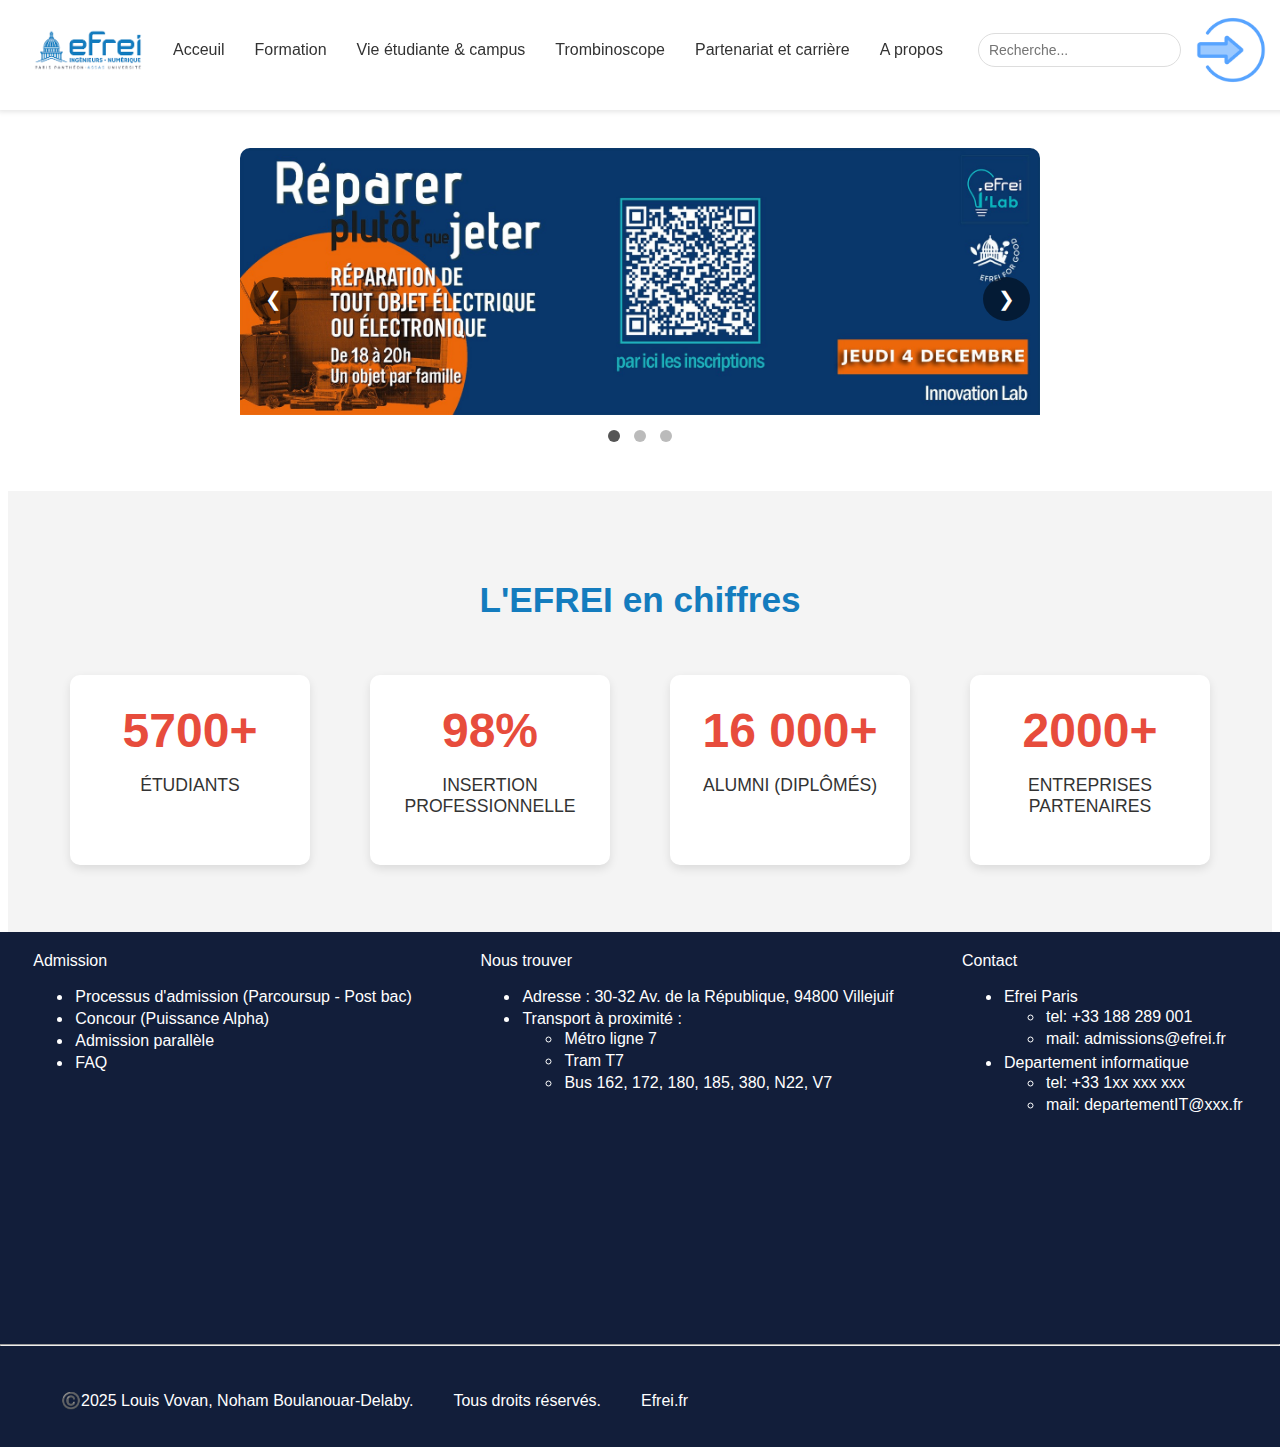
<file: html/index.html>
<!DOCTYPE html>
<html lang="fr">
    <head>
        <title>EFREI--L'informatique</title>
        <meta charset="UTF-8"> 
        <link rel= "stylesheet" href="../css/styles.css">
        <meta name="viewport" content="width=device, initial-scale=1">
    </head>
    <body>
        <header>
            <a href="./index.html"><img id="logo" height = "159" width = "318" src ="../img/Efrei_Logo.png" alt = "Efrei_Logo_img"></a>
            <nav id="head">
                <a href="./index.html">Acceuil</a>
                <a href="./formation.html">Formation</a>
                <div class="dropdown">
                    <button class="dropbtn">Vie étudiante & campus</button>
                    <div class="dropdown-content">
                        <a href="./vie-etudiante-et-campus.html#vie_etudiante">Vie étudiante</a>
                        <a href="./vie-etudiante-et-campus.html#campus">Campus</a>
                    </div>
                </div>
                <a href="./trombinoscope.html">Trombinoscope</a>
                <div class="dropdown">
                    <button class="dropbtn">Partenariat et carrière</button>
                    <div class="dropdown-content">
                        <a href="./partenariat-et-carrierres.html#partenariats">Partenariats Entreprises</a>
                        <a href="./partenariat-et-carrierres.html#debouches">Débouchés & Salaires</a>
                    </div>
                </div>
                <a href="./A_propos.html">A propos</a>
                <form id="search-form">
                    <input type="text" placeholder="Recherche..." id="search-input">
                </form>
                <span id="user-info"></span>
                <a href="./Sign-in.html"><img src="../img/sign-in.png"></a>
            </nav>
        </header>
        <section>
            <div class="carousel">
                <div class="slides">
                    <img src="../img/recolte.jpg" class="slide active">
                    <img src="../img/note.jpg" class="slide">
                    <img src="../img/recup.jpg" class="slide">
                </div>

                <button class="prev">&#10094;</button>
                <button class="next">&#10095;</button>

                <div class="dots">
                    <span class="dot active"></span>
                    <span class="dot"></span>
                    <span class="dot"></span>
                </div>
            </div>
            <script src="../js/script.js"></script>
        </section>

        <section id="chiffres-cles">
            <h2 class="section-title">L'EFREI en chiffres</h2>
            <div class="stats-container">
                <div class="stat-box">
                    <p class="stat-number">5700+</p>
                    <p class="stat-label">Étudiants</p>
                </div>
                <div class="stat-box">
                    <p class="stat-number">98%</p>
                    <p class="stat-label">Insertion professionnelle</p>
                </div>
                <div class="stat-box">
                    <p class="stat-number">16 000+</p>
                    <p class="stat-label">Alumni (Diplômés)</p>
                </div>
                <div class="stat-box">
                    <p class="stat-number">2000+</p>
                    <p class="stat-label">Entreprises partenaires</p>
                </div>
            </div>
        </section>
        <script src="../js/user_session.js"></script>
        <footer>
            <div id="footer">
            <div>Admission
                <ul>
                    <li><a href="https://www.parcoursup.gouv.fr">Processus d'admission (Parcoursup - Post bac)</a></li>
                    <li><a href="https://www.puissance-alpha.fr">Concour (Puissance Alpha)</a></li>
                    <li><a href="https://www.efrei.fr/candidature/">Admission parallèle</a></li>
                    <li><a href="https://help.efrei.fr/hc/fr">FAQ</a></li>
                </ul>
            </div>
            <div>Nous trouver
                <ul>
                    <li>Adresse : 30-32 Av. de la République, 94800 Villejuif</li>
                    <li>Transport à proximité :<ul><li> Métro ligne 7</li> <li>Tram T7</li> <li>Bus  162, 172, 180, 185, 380, N22, V7</li></ul></li>
                </ul>
                <iframe src="https://www.google.com/maps/embed?pb=!1m14!1m12!1m3!1d5257.235996505366!2d2.362163415109467!3d48.78918270332775!2m3!1f0!2f0!3f0!3m2!1i1024!2i768!4f13.1!5e0!3m2!1sfr!2sfr!4v1764836950575!5m2!1sfr!2sfr" width="400" height="200" style="border:0;" allowfullscreen="" loading="lazy" referrerpolicy="no-referrer-when-downgrade"></iframe>
            </div>
            <div>Contact
                <ul>
                    <li>Efrei Paris<ul><li>tel: +33 188 289 001</li><li>mail: admissions@efrei.fr</li></ul></li>
                    <li>Departement informatique<ul><li>tel: +33 1xx xxx xxx</li><li>mail: departementIT@xxx.fr</li></ul></li>
                </ul>
            </div>
            </div>
            <hr>
            <div id="signature">
                <ul><li>©️2025 Louis Vovan, Noham Boulanouar-Delaby.</li><li>Tous droits réservés.</li><li><a href = https://www.Efrei.fr/ >Efrei.fr</a></li></ul>
            </div>
        </footer>
    </body>
</html>
</file>
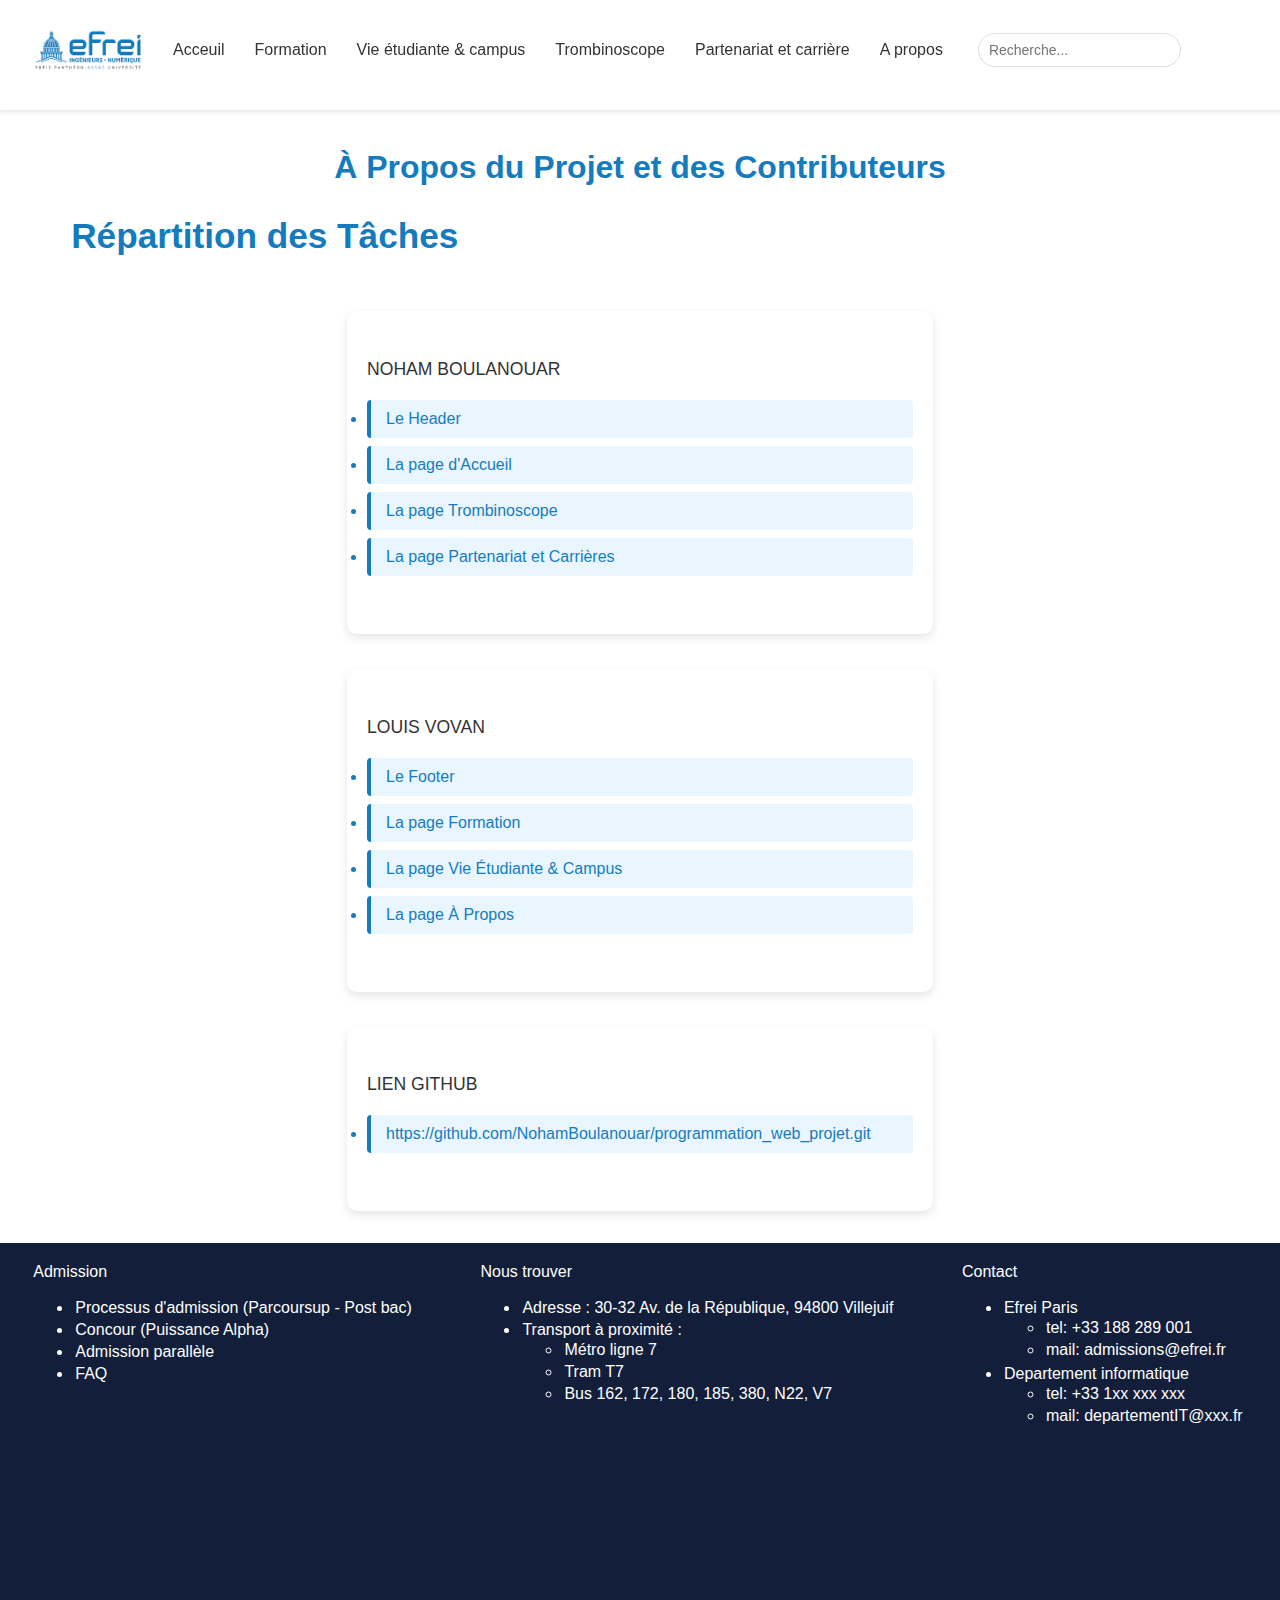
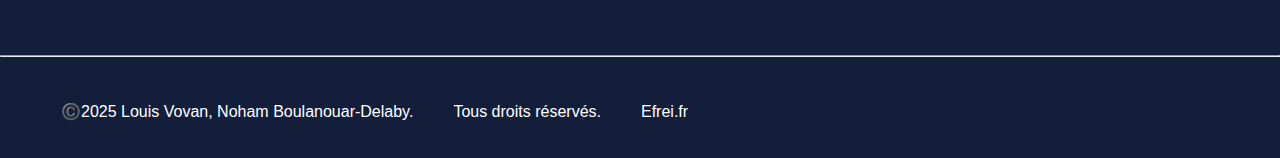
<file: html/A_propos.html>
<!DOCTYPE html>
<html lang="fr">
    <head>
        <title>EFREI--L'informatique</title>
        <meta charset="UTF-8"> 
        <link rel= "stylesheet" href="../css/styles.css">
        <meta name="viewport" content="width=device, initial-scale=1">
    </head>
    <body>
        <header>
            <a href="./index.html"><img id="logo" height = "159" width = "318" src ="../img/Efrei_Logo.png" alt = "Efrei_Logo_img"></a>
            <nav id="head">
                <a href="./index.html">Acceuil</a>
                <a href="./formation.html">Formation</a>
                <div class="dropdown">
                    <button class="dropbtn">Vie étudiante & campus</button>
                    <div class="dropdown-content">
                        <a href="./Vie_etudiante_et_campus.html#vie_étudiante">Vie étudiante</a>
                        <a href="./Vie_etudiante_et_campus.html#campus">Campus</a>
                    </div>
                </div>
                <a href="./trombinoscope.html">Trombinoscope</a>
                <div class="dropdown">
                    <button class="dropbtn">Partenariat et carrière</button>
                    <div class="dropdown-content">
                        <a href="./partenariat_et_carrierres.html#partenariats">Partenariats Entreprises</a>
                        <a href="./partenariat_et_carrierres.html#debouches">Débouchés & Salaires</a>
                    </div>
                </div>
                <a href="./A_propos.html">A propos</a>
                <form id="search-form">
                    <input type="text" placeholder="Recherche..." id="search-input">
                </form>
            </nav>
        </header>


        <main>
            <h1 class="page-title">À Propos du Projet et des Contributeurs</h1>
            
            <section id="contributions">
                <h2 class="section-title">Répartition des Tâches</h2>
                <div class="stats-container">
                    
                    <div class="stat-box">
                        <h3 class="stat-label">Noham Boulanouar</h3>
                        <ul class="job-list" style="list-style-type: disc;">
                            <li>Le Header</li>
                            <li>La page d'Accueil </li>
                            <li>La page Trombinoscope</li>
                            <li>La page Partenariat et Carrières</li>
                        </ul>
                    </div>

                    <div class="stat-box">
                        <h3 class="stat-label">Louis Vovan</h3>
                        <ul class="job-list" style="list-style-type: disc;">
                            <li>Le Footer</li>
                            <li>La page Formation </li>
                            <li>La page Vie Étudiante & Campus</li>
                            <li>La page À Propos</li>
                        </ul>
                    </div>

                    <div class="stat-box">
                        <h3 class="stat-label">Lien Github</h3>
                        <ul class="job-list" style="list-style-type: disc;">
                            <li ><a href="https://github.com/NohamBoulanouar/programmation_web_projet.git">https://github.com/NohamBoulanouar/programmation_web_projet.git</a></li>
                        </ul>
                    </div>
                </div>
            </section>
            
        </main>

        
        <footer>
            <div id="footer">
            <div>Admission
                <ul>
                    <li><a href="https://www.parcoursup.gouv.fr">Processus d'admission (Parcoursup - Post bac)</a></li>
                    <li><a href="https://www.puissance-alpha.fr">Concour (Puissance Alpha)</a></li>
                    <li><a href="https://www.efrei.fr/candidature/">Admission parallèle</a></li>
                    <li><a href="https://help.efrei.fr/hc/fr">FAQ</a></li>
                </ul>
            </div>
            <div>Nous trouver
                <ul>
                    <li>Adresse : 30-32 Av. de la République, 94800 Villejuif</li>
                    <li>Transport à proximité :<ul><li> Métro ligne 7</li> <li>Tram T7</li> <li>Bus  162, 172, 180, 185, 380, N22, V7</li></ul></li>
                </ul>
                <iframe src="https://www.google.com/maps/embed?pb=!1m14!1m12!1m3!1d5257.235996505366!2d2.362163415109467!3d48.78918270332775!2m3!1f0!2f0!3f0!3m2!1i1024!2i768!4f13.1!5e0!3m2!1sfr!2sfr!4v1764836950575!5m2!1sfr!2sfr" width="400" height="200" style="border:0;" allowfullscreen="" loading="lazy" referrerpolicy="no-referrer-when-downgrade"></iframe>
            </div>
            <div>Contact
                <ul>
                    <li>Efrei Paris<ul><li>tel: +33 188 289 001</li><li>mail: admissions@efrei.fr</li></ul></li>
                    <li>Departement informatique<ul><li>tel: +33 1xx xxx xxx</li><li>mail: departementIT@xxx.fr</li></ul></li>
                </ul>
            </div>
            </div>
            <hr>
            <div id="signature">
                <ul><li>©️2025 Louis Vovan, Noham Boulanouar-Delaby.</li><li>Tous droits réservés.</li><li><a href = https://www.Efrei.fr/ >Efrei.fr</a></li></ul>
            </div>
        </footer>
    </body>
</html>
</file>
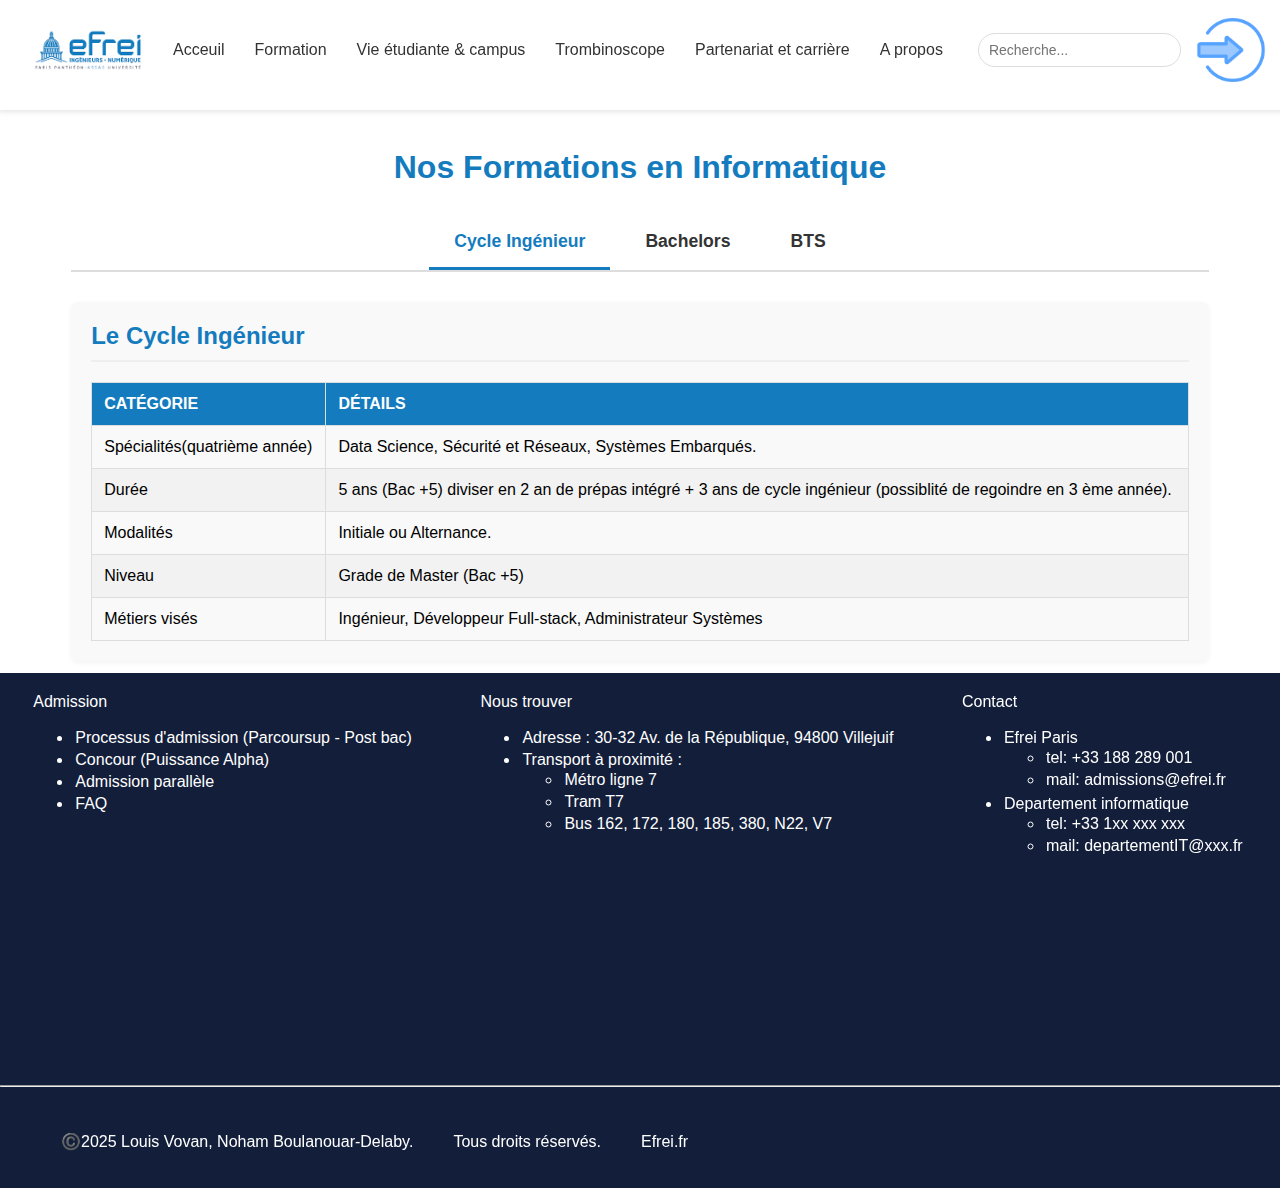
<file: html/formation.html>
<!DOCTYPE html>
<html lang="fr">
    <head>
        <title>EFREI--L'informatique</title>
        <meta charset="UTF-8"> 
        <link rel= "stylesheet" href="../css/styles.css">
        <meta name="viewport" content="width=device, initial-scale=1">
    </head>
    <body>
        <header>
            <a href="./index.html"><img id="logo" height = "159" width = "318" src ="../img/Efrei_Logo.png" alt = "Efrei_Logo_img"></a>
            <nav id="head">
                <a href="./index.html">Acceuil</a>
                <a href="./formation.html">Formation</a>
                <div class="dropdown">
                    <button class="dropbtn">Vie étudiante & campus</button>
                    <div class="dropdown-content">
                        <a href="./vie-etudiante-et-campus.html#vie_etudiante">Vie étudiante</a>
                        <a href="./vie-etudiante-et-campus.html#campus">Campus</a>
                    </div>
                </div>
                <a href="./trombinoscope.html">Trombinoscope</a>
                <div class="dropdown">
                    <button class="dropbtn">Partenariat et carrière</button>
                    <div class="dropdown-content">
                        <a href="./partenariat-et-carrierres.html#partenariats">Partenariats Entreprises</a>
                        <a href="./partenariat-et-carrierres.html#debouches">Débouchés & Salaires</a>
                    </div>
                </div>
                <a href="./A_propos.html">A propos</a>
                <form id="search-form">
                    <input type="text" placeholder="Recherche..." id="search-input">
                </form>
                <span id="user-info"></span>
                <a href="./Sign-in.html"><img src="../img/sign-in.png"></a>
            </nav>
        </header>


        <main>
            <h1 class="page-title">Nos Formations en Informatique</h1>
            
            <div class="tabs-container">
                <button class="tab-button active" data-tab="cycle-ingenieur">Cycle Ingénieur</button>
                <button class="tab-button" data-tab="bachelors">Bachelors</button>
                <button class="tab-button" data-tab="bts">BTS</button>
            </div>
            
            <div id="formation-content-area">
                
                <div id="cycle-ingenieur" class="tab-content active">
                    <h2>Le Cycle Ingénieur </h2>
                    <table class="formation-table">
                        <thead>
                            <tr><th>Catégorie</th><th>Détails</th></tr>
                        </thead>
                        <tbody>
                            <tr><td>Spécialités(quatrième année)</td><td>Data Science, Sécurité et Réseaux, Systèmes Embarqués.</td></tr>
                            <tr><td>Durée</td><td>5 ans (Bac +5) diviser en 2 an de prépas intégré + 3 ans de cycle ingénieur (possiblité de regoindre en 3 ème année).</td></tr>
                            <tr><td>Modalités</td><td>Initiale ou Alternance.</td></tr>
                            <tr><td>Niveau</td><td>Grade de Master (Bac +5)</td></tr>
                            <tr><td>Métiers visés</td><td>Ingénieur, Développeur Full-stack, Administrateur Systèmes</td></tr>
                        </tbody>
                    </table>
                </div>

                <div id="bachelors" class="tab-content hidden">
                    <h2>Nos Bachelors</h2>
                    <table class="formation-table">
                        <thead>
                            <tr><th>Catégorie</th><th>Détails</th></tr>
                        </thead>
                        <tbody>
                            <tr><td>Spécialités</td><td>Informatique, Cybersécurité & Réseaux, Développeur Web & IA.</td></tr>
                            <tr><td>Durée</td><td>3 ans (Bac +3).</td></tr>
                            <tr><td>Modalités</td><td>Initiale ou Alternance.</td></tr>
                            <tr><td>Niveau</td><td>Grade de Master (Bac +5)</td></tr>
                            <tr><td>Métiers visés</td><td>Développeur Full-stack, Administrateur Systèmes, Consultant SI.</td></tr>
                        </tbody>
                    </table>
                </div>

                <div id="bts" class="tab-content hidden">
                    <h2>Formation BTS </h2>
                    <table class="formation-table">
                        <thead>
                            <tr><th>Catégorie</th><th>Détails</th></tr>
                        </thead>
                        <tbody>
                            <tr><td>Filières</td><td>Services Informatiques aux Organisations (SIO), Systèmes Numériques (SN).</td></tr>
                            <tr><td>Durée</td><td>2 ans (Bac +2).</td></tr>
                        </tbody>
                    </table>
                </div>
                
            </div>
        </main>

        <script src="../js/formation.js"></script>
        <script src="../js/user_session.js"></script>


        <footer>
            <div id="footer">
            <div>Admission
                <ul>
                    <li><a href="https://www.parcoursup.gouv.fr">Processus d'admission (Parcoursup - Post bac)</a></li>
                    <li><a href="https://www.puissance-alpha.fr">Concour (Puissance Alpha)</a></li>
                    <li><a href="https://www.efrei.fr/candidature/">Admission parallèle</a></li>
                    <li><a href="https://help.efrei.fr/hc/fr">FAQ</a></li>
                </ul>
            </div>
            <div>Nous trouver
                <ul>
                    <li>Adresse : 30-32 Av. de la République, 94800 Villejuif</li>
                    <li>Transport à proximité :<ul><li> Métro ligne 7</li> <li>Tram T7</li> <li>Bus  162, 172, 180, 185, 380, N22, V7</li></ul></li>
                </ul>
                <iframe src="https://www.google.com/maps/embed?pb=!1m14!1m12!1m3!1d5257.235996505366!2d2.362163415109467!3d48.78918270332775!2m3!1f0!2f0!3f0!3m2!1i1024!2i768!4f13.1!5e0!3m2!1sfr!2sfr!4v1764836950575!5m2!1sfr!2sfr" width="400" height="200" style="border:0;" allowfullscreen="" loading="lazy" referrerpolicy="no-referrer-when-downgrade"></iframe>
            </div>
            <div>Contact
                <ul>
                    <li>Efrei Paris<ul><li>tel: +33 188 289 001</li><li>mail: admissions@efrei.fr</li></ul></li>
                    <li>Departement informatique<ul><li>tel: +33 1xx xxx xxx</li><li>mail: departementIT@xxx.fr</li></ul></li>
                </ul>
            </div>
            </div>
            <hr>
            <div id="signature">
                <ul><li>©️2025 Louis Vovan, Noham Boulanouar-Delaby.</li><li>Tous droits réservés.</li><li><a href = https://www.Efrei.fr/ >Efrei.fr</a></li></ul>
            </div>
        </footer>
    </body>
</html>
</file>
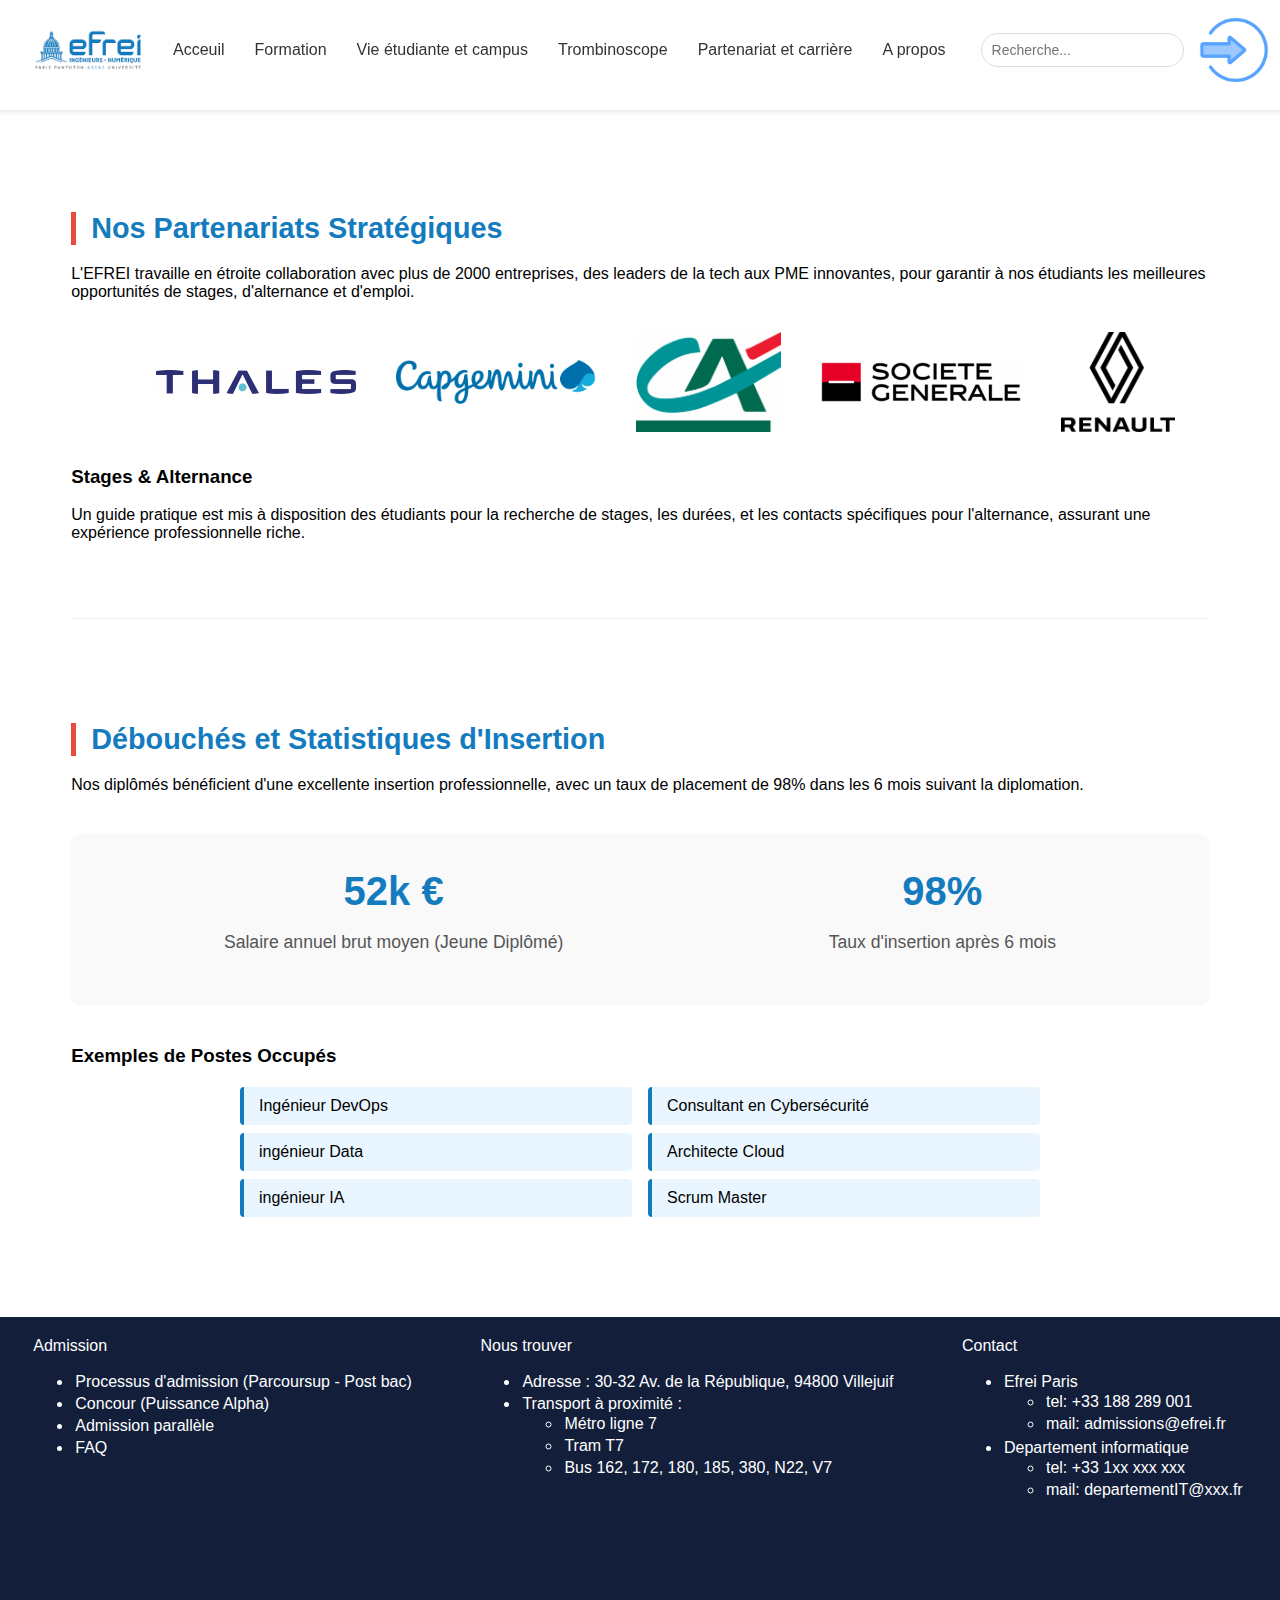
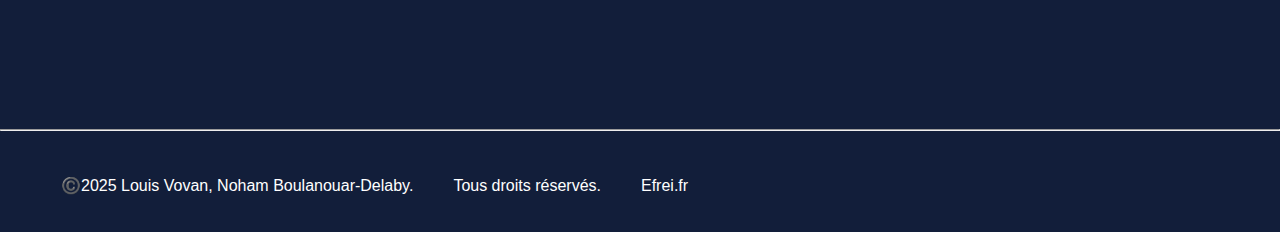
<file: html/partenariat-et-carrierres.html>
<!DOCTYPE html>
<html lang="fr">
    <head>
        <title>EFREI--L'informatique</title>
        <meta charset="UTF-8"> 
        <link rel= "stylesheet" href="../css/styles.css">
        <meta name="viewport" content="width=device, initial-scale=1">
    </head>
    <body>
        <header>
            <a href="./index.html"><img id="logo" height = "159" width = "318" src ="../img/Efrei_Logo.png" alt = "Efrei_Logo_img"></a>
            <nav id="head">
                <a href="./index.html">Acceuil</a>
                <a href="./formation.html">Formation</a>
                <div class="dropdown">
                    <button class="dropbtn">Vie étudiante et campus</button>
                    <div class="dropdown-content">
                        <a href="./vie-etudiante-et-campus.html#vie_etudiante">Vie étudiante</a>
                        <a href="./vie-etudiante-et-campus.html#campus">Campus</a>
                    </div>
                </div>
                <a href="./trombinoscope.html">Trombinoscope</a>
                <div class="dropdown">
                    <button class="dropbtn">Partenariat et carrière</button>
                    <div class="dropdown-content">
                        <a href="./partenariat-et-carrierres.html#partenariats">Partenariats Entreprises</a>
                        <a href="./partenariat-et-carrierres.html#debouches">Débouchés & Salaires</a>
                    </div>
                </div>
                <a href="./A_propos.html">A propos</a>
                <form id="search-form">
                    <input type="text" placeholder="Recherche..." id="search-input">
                </form>
                <span id="user-info"></span>
                <a href="./Sign-in.html"><img src="../img/sign-in.png"></a>
            </nav>
        </header>


            <main>
            

            <section id="partenariats" class="content-section">
                <h2 class="section-subtitle">Nos Partenariats Stratégiques</h2>
                <p>L'EFREI travaille en étroite collaboration avec plus de 2000 entreprises, des leaders de la tech aux PME innovantes, pour garantir à nos étudiants les meilleures opportunités de stages, d'alternance et d'emploi.</p>
                
                <div class="logos-container">
                    <img src="../img/thales.png">
                    <img src="../img/capgemini.png">
                    <img src="../img/credit-agricole.png">
                    <img src="../img/SG.png">
                    <img src="../img/renault.png">
                </div>

                <h3>Stages & Alternance</h3>
                <p>Un guide pratique est mis à disposition des étudiants pour la recherche de stages, les durées, et les contacts spécifiques pour l'alternance, assurant une expérience professionnelle riche.</p>
                
            </section>

            <section id="debouches" class="content-section">
                <h2 class="section-subtitle">Débouchés et Statistiques d'Insertion</h2>
                <p>Nos diplômés bénéficient d'une excellente insertion professionnelle, avec un taux de placement de 98% dans les 6 mois suivant la diplomation.</p>
                
                <div class="stats-grid">
                    <div class="stat-item">
                        <p class="stat-value">52k €</p>
                        <p class="stat-description">Salaire annuel brut moyen (Jeune Diplômé)</p>
                    </div>
                    <div class="stat-item">
                        <p class="stat-value">98%</p>
                        <p class="stat-description">Taux d'insertion après 6 mois</p>
                    </div>
                </div>

                <h3>Exemples de Postes Occupés</h3>
                <ul class="job-list">
                    <li>Ingénieur DevOps</li>
                    <li>ingénieur Data</li>
                    <li>ingénieur IA</li>
                    <li>Consultant en Cybersécurité</li>
                    <li>Architecte Cloud</li>
                    <li>Scrum Master</li>
                </ul>
            </section>
        </main>

        <script src="../js/user_session.js"></script>
        
        <footer>
            <div id="footer">
            <div>Admission
                <ul>
                    <li><a href="https://www.parcoursup.gouv.fr">Processus d'admission (Parcoursup - Post bac)</a></li>
                    <li><a href="https://www.puissance-alpha.fr">Concour (Puissance Alpha)</a></li>
                    <li><a href="https://www.efrei.fr/candidature/">Admission parallèle</a></li>
                    <li><a href="https://help.efrei.fr/hc/fr">FAQ</a></li>
                </ul>
            </div>
            <div>Nous trouver
                <ul>
                    <li>Adresse : 30-32 Av. de la République, 94800 Villejuif</li>
                    <li>Transport à proximité :<ul><li> Métro ligne 7</li> <li>Tram T7</li> <li>Bus  162, 172, 180, 185, 380, N22, V7</li></ul></li>
                </ul>
                <iframe src="https://www.google.com/maps/embed?pb=!1m14!1m12!1m3!1d5257.235996505366!2d2.362163415109467!3d48.78918270332775!2m3!1f0!2f0!3f0!3m2!1i1024!2i768!4f13.1!5e0!3m2!1sfr!2sfr!4v1764836950575!5m2!1sfr!2sfr" width="400" height="200" style="border:0;" allowfullscreen="" loading="lazy" referrerpolicy="no-referrer-when-downgrade"></iframe>
            </div>
            <div>Contact
                <ul>
                    <li>Efrei Paris<ul><li>tel: +33 188 289 001</li><li>mail: admissions@efrei.fr</li></ul></li>
                    <li>Departement informatique<ul><li>tel: +33 1xx xxx xxx</li><li>mail: departementIT@xxx.fr</li></ul></li>
                </ul>
            </div>
            </div>
            <hr>
            <div id="signature">
                <ul><li>©️2025 Louis Vovan, Noham Boulanouar-Delaby.</li><li>Tous droits réservés.</li><li><a href = https://www.Efrei.fr/ >Efrei.fr</a></li></ul>
            </div>
        </footer>

        
    </body>
</html>
</file>
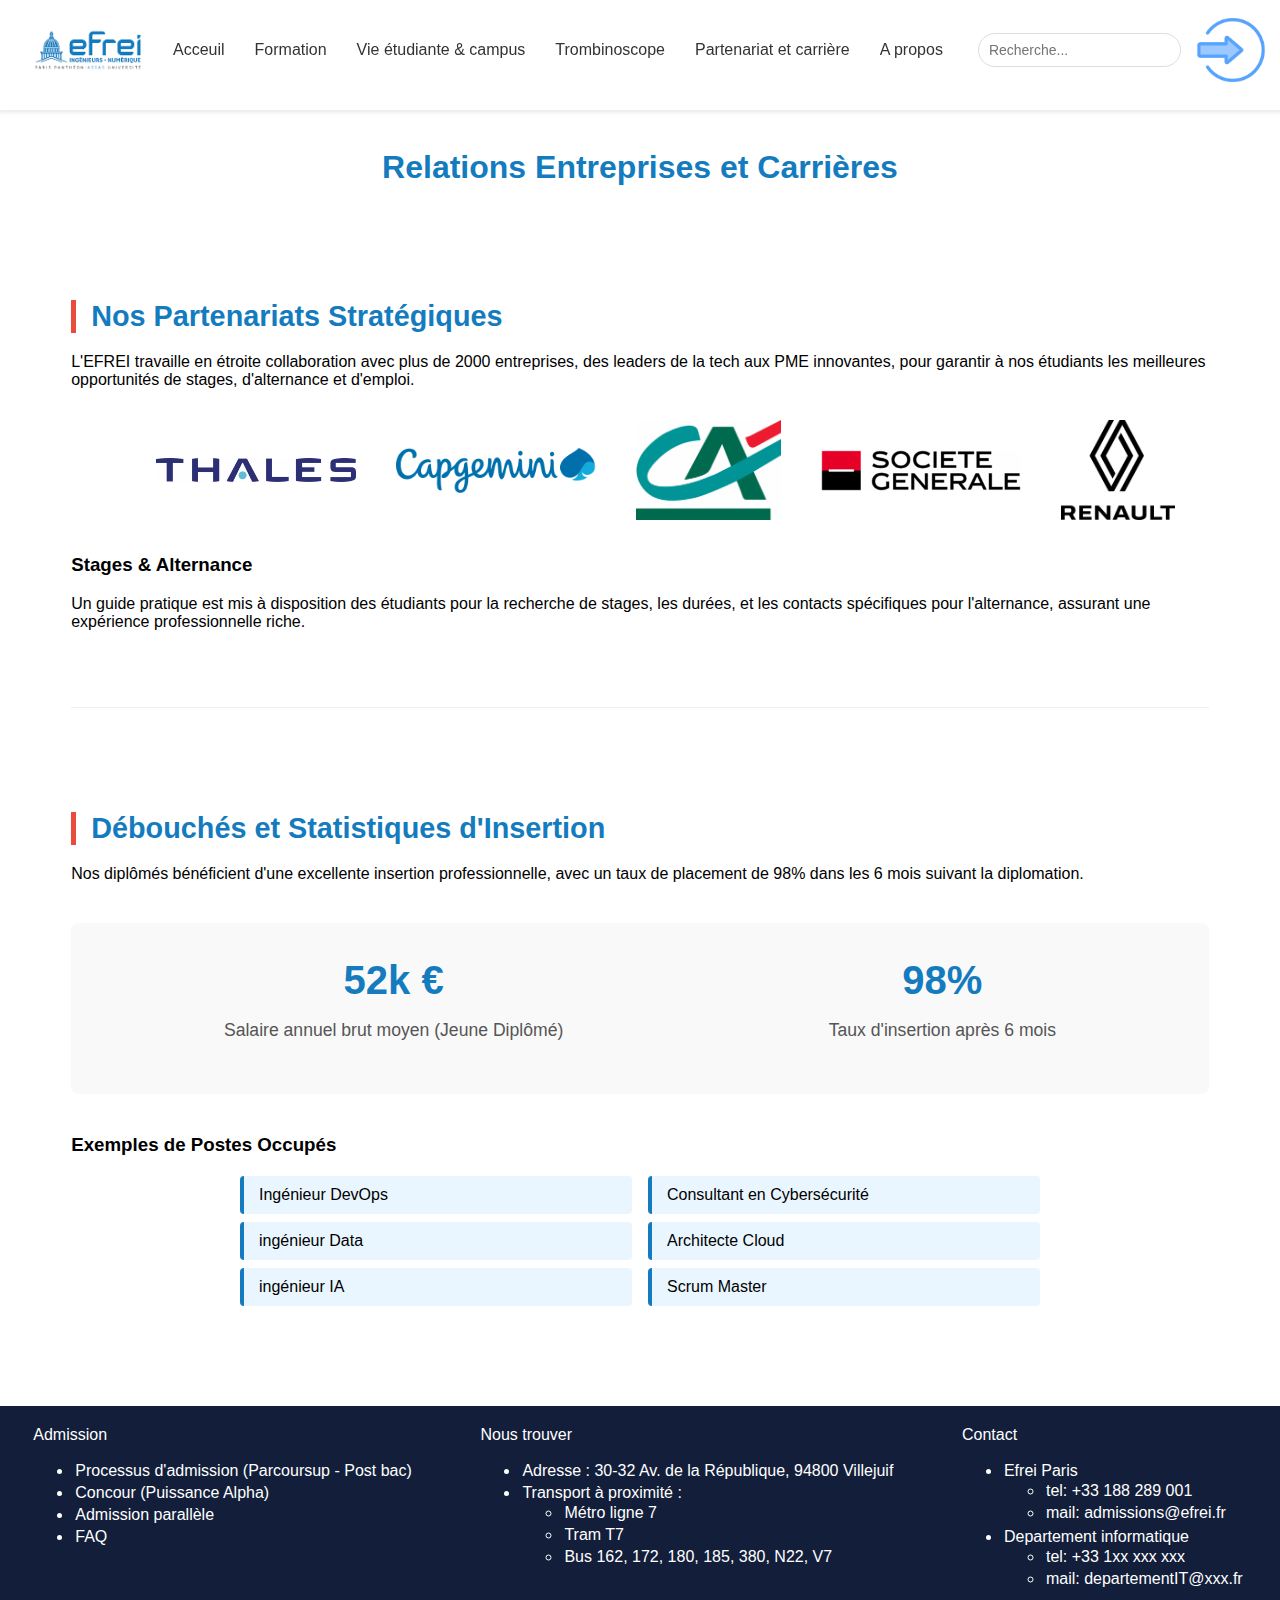
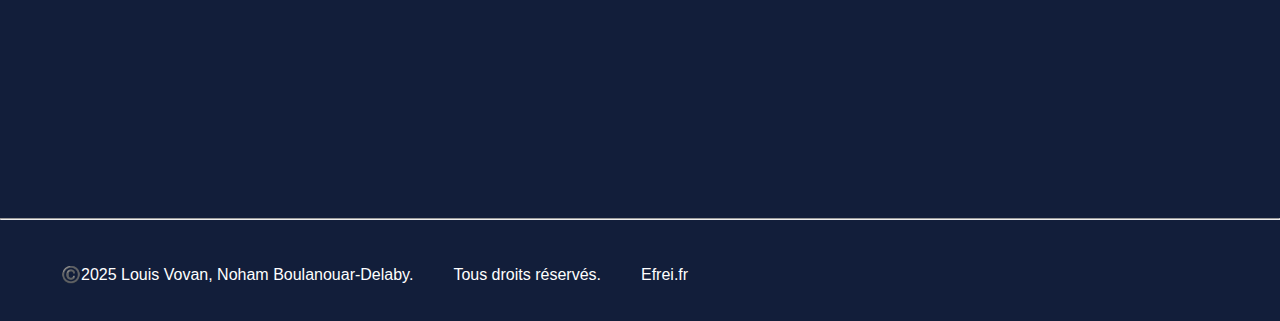
<file: html/Partenariat-et-carrierres.html>
<!DOCTYPE html>
<html lang="fr">
    <head>
        <title>EFREI--L'informatique</title>
        <meta charset="UTF-8"> 
        <link rel= "stylesheet" href="../css/styles.css">
        <meta name="viewport" content="width=device, initial-scale=1">
    </head>
    <body>
        <header>
            <a href="./index.html"><img id="logo" height = "159" width = "318" src ="../img/Efrei_Logo.png" alt = "Efrei_Logo_img"></a>
            <nav id="head">
                <a href="./index.html">Acceuil</a>
                <a href="./formation.html">Formation</a>
                <div class="dropdown">
                    <button class="dropbtn">Vie étudiante & campus</button>
                    <div class="dropdown-content">
                        <a href="./Vie-etudiante-et-campus.html#vie_étudiante">Vie étudiante</a>
                        <a href="./Vie-etudiante-et-campus.html#campus">Campus</a>
                    </div>
                </div>
                <a href="./trombinoscope.html">Trombinoscope</a>
                <div class="dropdown">
                    <button class="dropbtn">Partenariat et carrière</button>
                    <div class="dropdown-content">
                        <a href="./partenariat-et-carrierres.html#partenariats">Partenariats Entreprises</a>
                        <a href="./partenariat-et-carrierres.html#debouches">Débouchés & Salaires</a>
                    </div>
                </div>
                <a href="./A_propos.html">A propos</a>
                <form id="search-form">
                    <input type="text" placeholder="Recherche..." id="search-input">
                </form>
                <span id="user-info"></span>
                <a href="./Sign-in.html"><img src="../img/sign-in.png"></a>
            </nav>
        </header>


            <main>
            <h1 class="page-title">Relations Entreprises et Carrières</h1>

            <section id="partenariats" class="content-section">
                <h2 class="section-subtitle">Nos Partenariats Stratégiques</h2>
                <p>L'EFREI travaille en étroite collaboration avec plus de 2000 entreprises, des leaders de la tech aux PME innovantes, pour garantir à nos étudiants les meilleures opportunités de stages, d'alternance et d'emploi.</p>
                
                <div class="logos-container">
                    <img src="../img/thales.png">
                    <img src="../img/capgemini.png">
                    <img src="../img/credit-agricole.png">
                    <img src="../img/SG.png">
                    <img src="../img/renault.png">
                </div>

                <h3>Stages & Alternance</h3>
                <p>Un guide pratique est mis à disposition des étudiants pour la recherche de stages, les durées, et les contacts spécifiques pour l'alternance, assurant une expérience professionnelle riche.</p>
                
            </section>

            <section id="debouches" class="content-section">
                <h2 class="section-subtitle">Débouchés et Statistiques d'Insertion</h2>
                <p>Nos diplômés bénéficient d'une excellente insertion professionnelle, avec un taux de placement de 98% dans les 6 mois suivant la diplomation.</p>
                
                <div class="stats-grid">
                    <div class="stat-item">
                        <p class="stat-value">52k €</p>
                        <p class="stat-description">Salaire annuel brut moyen (Jeune Diplômé)</p>
                    </div>
                    <div class="stat-item">
                        <p class="stat-value">98%</p>
                        <p class="stat-description">Taux d'insertion après 6 mois</p>
                    </div>
                </div>

                <h3>Exemples de Postes Occupés</h3>
                <ul class="job-list">
                    <li>Ingénieur DevOps</li>
                    <li>ingénieur Data</li>
                    <li>ingénieur IA</li>
                    <li>Consultant en Cybersécurité</li>
                    <li>Architecte Cloud</li>
                    <li>Scrum Master</li>
                </ul>
            </section>
        </main>

        <script src="../js/user_session.js"></script>
        
        <footer>
            <div id="footer">
            <div>Admission
                <ul>
                    <li><a href="https://www.parcoursup.gouv.fr">Processus d'admission (Parcoursup - Post bac)</a></li>
                    <li><a href="https://www.puissance-alpha.fr">Concour (Puissance Alpha)</a></li>
                    <li><a href="https://www.efrei.fr/candidature/">Admission parallèle</a></li>
                    <li><a href="https://help.efrei.fr/hc/fr">FAQ</a></li>
                </ul>
            </div>
            <div>Nous trouver
                <ul>
                    <li>Adresse : 30-32 Av. de la République, 94800 Villejuif</li>
                    <li>Transport à proximité :<ul><li> Métro ligne 7</li> <li>Tram T7</li> <li>Bus  162, 172, 180, 185, 380, N22, V7</li></ul></li>
                </ul>
                <iframe src="https://www.google.com/maps/embed?pb=!1m14!1m12!1m3!1d5257.235996505366!2d2.362163415109467!3d48.78918270332775!2m3!1f0!2f0!3f0!3m2!1i1024!2i768!4f13.1!5e0!3m2!1sfr!2sfr!4v1764836950575!5m2!1sfr!2sfr" width="400" height="200" style="border:0;" allowfullscreen="" loading="lazy" referrerpolicy="no-referrer-when-downgrade"></iframe>
            </div>
            <div>Contact
                <ul>
                    <li>Efrei Paris<ul><li>tel: +33 188 289 001</li><li>mail: admissions@efrei.fr</li></ul></li>
                    <li>Departement informatique<ul><li>tel: +33 1xx xxx xxx</li><li>mail: departementIT@xxx.fr</li></ul></li>
                </ul>
            </div>
            </div>
            <hr>
            <div id="signature">
                <ul><li>©️2025 Louis Vovan, Noham Boulanouar-Delaby.</li><li>Tous droits réservés.</li><li><a href = https://www.Efrei.fr/ >Efrei.fr</a></li></ul>
            </div>
        </footer>

        
    </body>
</html>
</file>
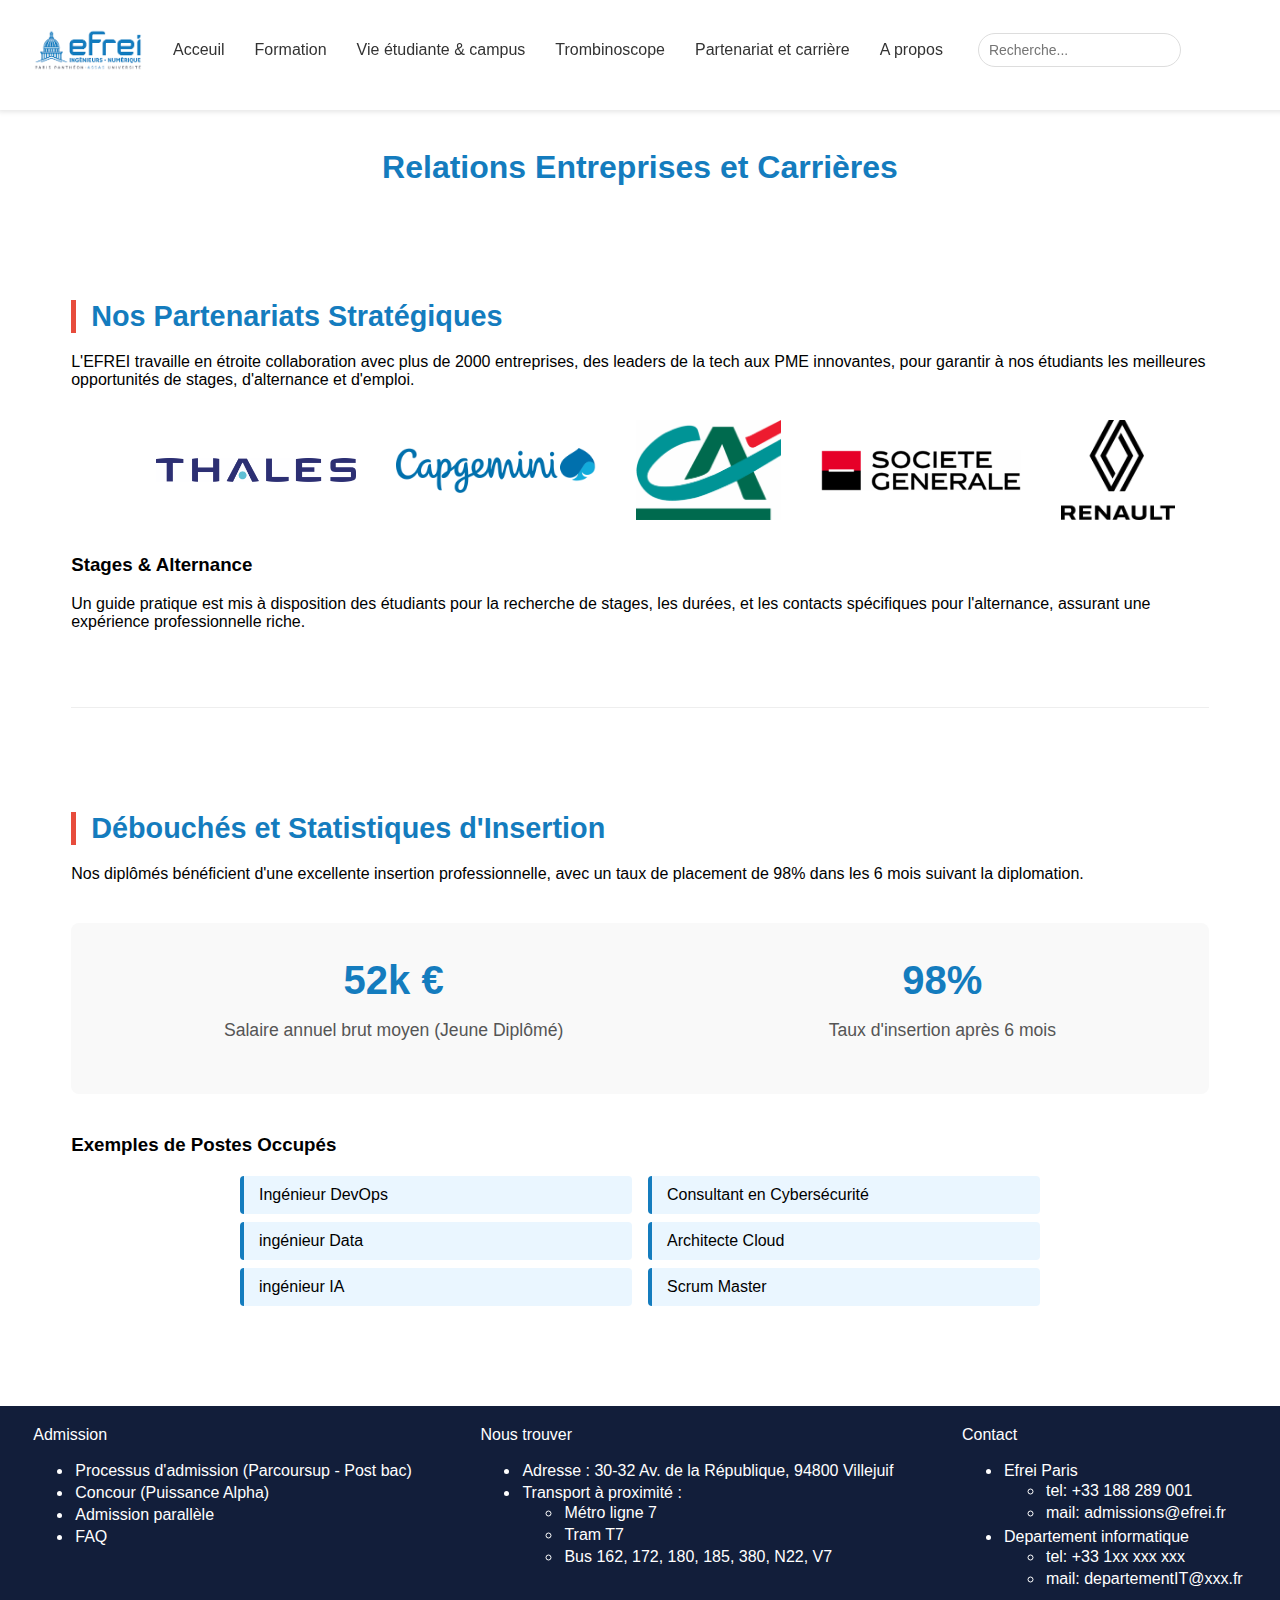
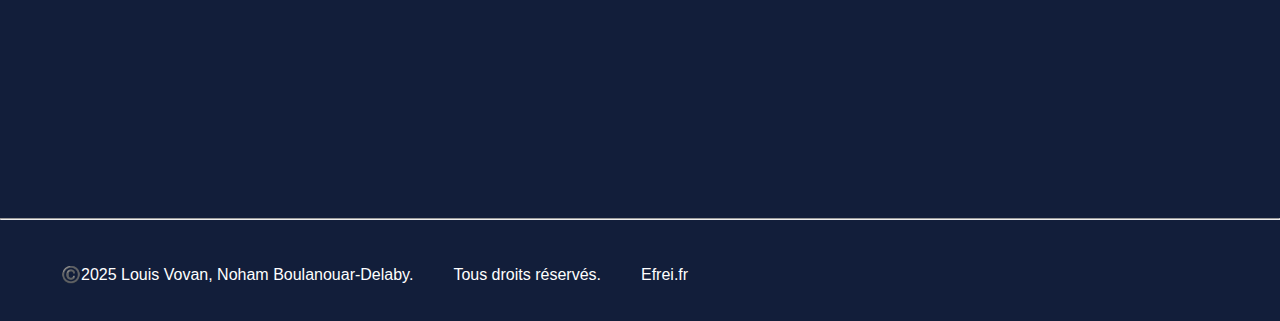
<file: html/Partenariat_&_carrièrres.html>
<!DOCTYPE html>
<html lang="fr">
    <head>
        <title>EFREI--L'informatique</title>
        <meta charset="UTF-8"> 
        <link rel= "stylesheet" href="../css/styles.css">
        <meta name="viewport" content="width=device, initial-scale=1">
    </head>
    <body>
        <header>
            <a href="./index.html"><img id="logo" height = "159" width = "318" src ="../img/Efrei_Logo.png" alt = "Efrei_Logo_img"></a>
            <nav id="head">
                <a href="./index.html">Acceuil</a>
                <a href="./formation.html">Formation</a>
                <div class="dropdown">
                    <button class="dropbtn">Vie étudiante & campus</button>
                    <div class="dropdown-content">
                        <a href="./Vie_étudiante_et_campus.html#vie_étudiante">Vie étudiante</a>
                        <a href="./Vie_étudiante_et_campus.html#campus">Campus</a>
                    </div>
                </div>
                <a href="./trombinoscope.html">Trombinoscope</a>
                
                <div class="dropdown">
                    <button class="dropbtn">Partenariat et carrière</button>
                    <div class="dropdown-content">
                        <a href="./partenariat_&_carrièrres.html#partenariats">Partenariats Entreprises</a>
                        <a href="./partenariat_&_carrièrres.html#debouches">Débouchés & Salaires</a>
                    </div>
                </div>

                <a href="./A_propos.html">A propos</a>
                <form id="search-form">
                    <input type="text" placeholder="Recherche..." id="search-input">
                </form>
            </nav>
        </header>


            <main>
            <h1 class="page-title">Relations Entreprises et Carrières</h1>

            <section id="partenariats" class="content-section">
                <h2 class="section-subtitle">Nos Partenariats Stratégiques</h2>
                <p>L'EFREI travaille en étroite collaboration avec plus de 2000 entreprises, des leaders de la tech aux PME innovantes, pour garantir à nos étudiants les meilleures opportunités de stages, d'alternance et d'emploi.</p>
                
                <div class="logos-container">
                    <img src="../img/thales.png">
                    <img src="../img/capgemini.png">
                    <img src="../img/credit-agricole.png">
                    <img src="../img/SG.png">
                    <img src="../img/renault.png">
                </div>

                <h3>Stages & Alternance</h3>
                <p>Un guide pratique est mis à disposition des étudiants pour la recherche de stages, les durées, et les contacts spécifiques pour l'alternance, assurant une expérience professionnelle riche.</p>
                
            </section>

            <section id="debouches" class="content-section">
                <h2 class="section-subtitle">Débouchés et Statistiques d'Insertion</h2>
                <p>Nos diplômés bénéficient d'une excellente insertion professionnelle, avec un taux de placement de 98% dans les 6 mois suivant la diplomation.</p>
                
                <div class="stats-grid">
                    <div class="stat-item">
                        <p class="stat-value">52k €</p>
                        <p class="stat-description">Salaire annuel brut moyen (Jeune Diplômé)</p>
                    </div>
                    <div class="stat-item">
                        <p class="stat-value">98%</p>
                        <p class="stat-description">Taux d'insertion après 6 mois</p>
                    </div>
                </div>

                <h3>Exemples de Postes Occupés</h3>
                <ul class="job-list">
                    <li>Ingénieur DevOps</li>
                    <li>ingénieur Data</li>
                    <li>ingénieur IA</li>
                    <li>Consultant en Cybersécurité</li>
                    <li>Architecte Cloud</li>
                    <li>Scrum Master</li>
                </ul>
            </section>
        </main>

        
        <footer>
            <div id="footer">
            <div>Admission
                <ul>
                    <li><a href="https://www.parcoursup.gouv.fr">Processus d'admission (Parcoursup - Post bac)</a></li>
                    <li><a href="https://www.puissance-alpha.fr">Concour (Puissance Alpha)</a></li>
                    <li><a href="https://www.efrei.fr/candidature/">Admission parallèle</a></li>
                    <li><a href="https://help.efrei.fr/hc/fr">FAQ</a></li>
                </ul>
            </div>
            <div>Nous trouver
                <ul>
                    <li>Adresse : 30-32 Av. de la République, 94800 Villejuif</li>
                    <li>Transport à proximité :<ul><li> Métro ligne 7</li> <li>Tram T7</li> <li>Bus  162, 172, 180, 185, 380, N22, V7</li></ul></li>
                </ul>
                <iframe src="https://www.google.com/maps/embed?pb=!1m14!1m12!1m3!1d5257.235996505366!2d2.362163415109467!3d48.78918270332775!2m3!1f0!2f0!3f0!3m2!1i1024!2i768!4f13.1!5e0!3m2!1sfr!2sfr!4v1764836950575!5m2!1sfr!2sfr" width="400" height="200" style="border:0;" allowfullscreen="" loading="lazy" referrerpolicy="no-referrer-when-downgrade"></iframe>
            </div>
            <div>Contact
                <ul>
                    <li>Efrei Paris<ul><li>tel: +33 188 289 001</li><li>mail: admissions@efrei.fr</li></ul></li>
                    <li>Departement informatique<ul><li>tel: +33 1xx xxx xxx</li><li>mail: departementIT@xxx.fr</li></ul></li>
                </ul>
            </div>
            </div>
            <hr>
            <div id="signature">
                <ul><li>©️2025 Louis Vovan, Noham Boulanouar-Delaby.</li><li>Tous droits réservés.</li><li><a href = https://www.Efrei.fr/ >Efrei.fr</a></li></ul>
            </div>
        </footer>

        
    </body>
</html>
</file>
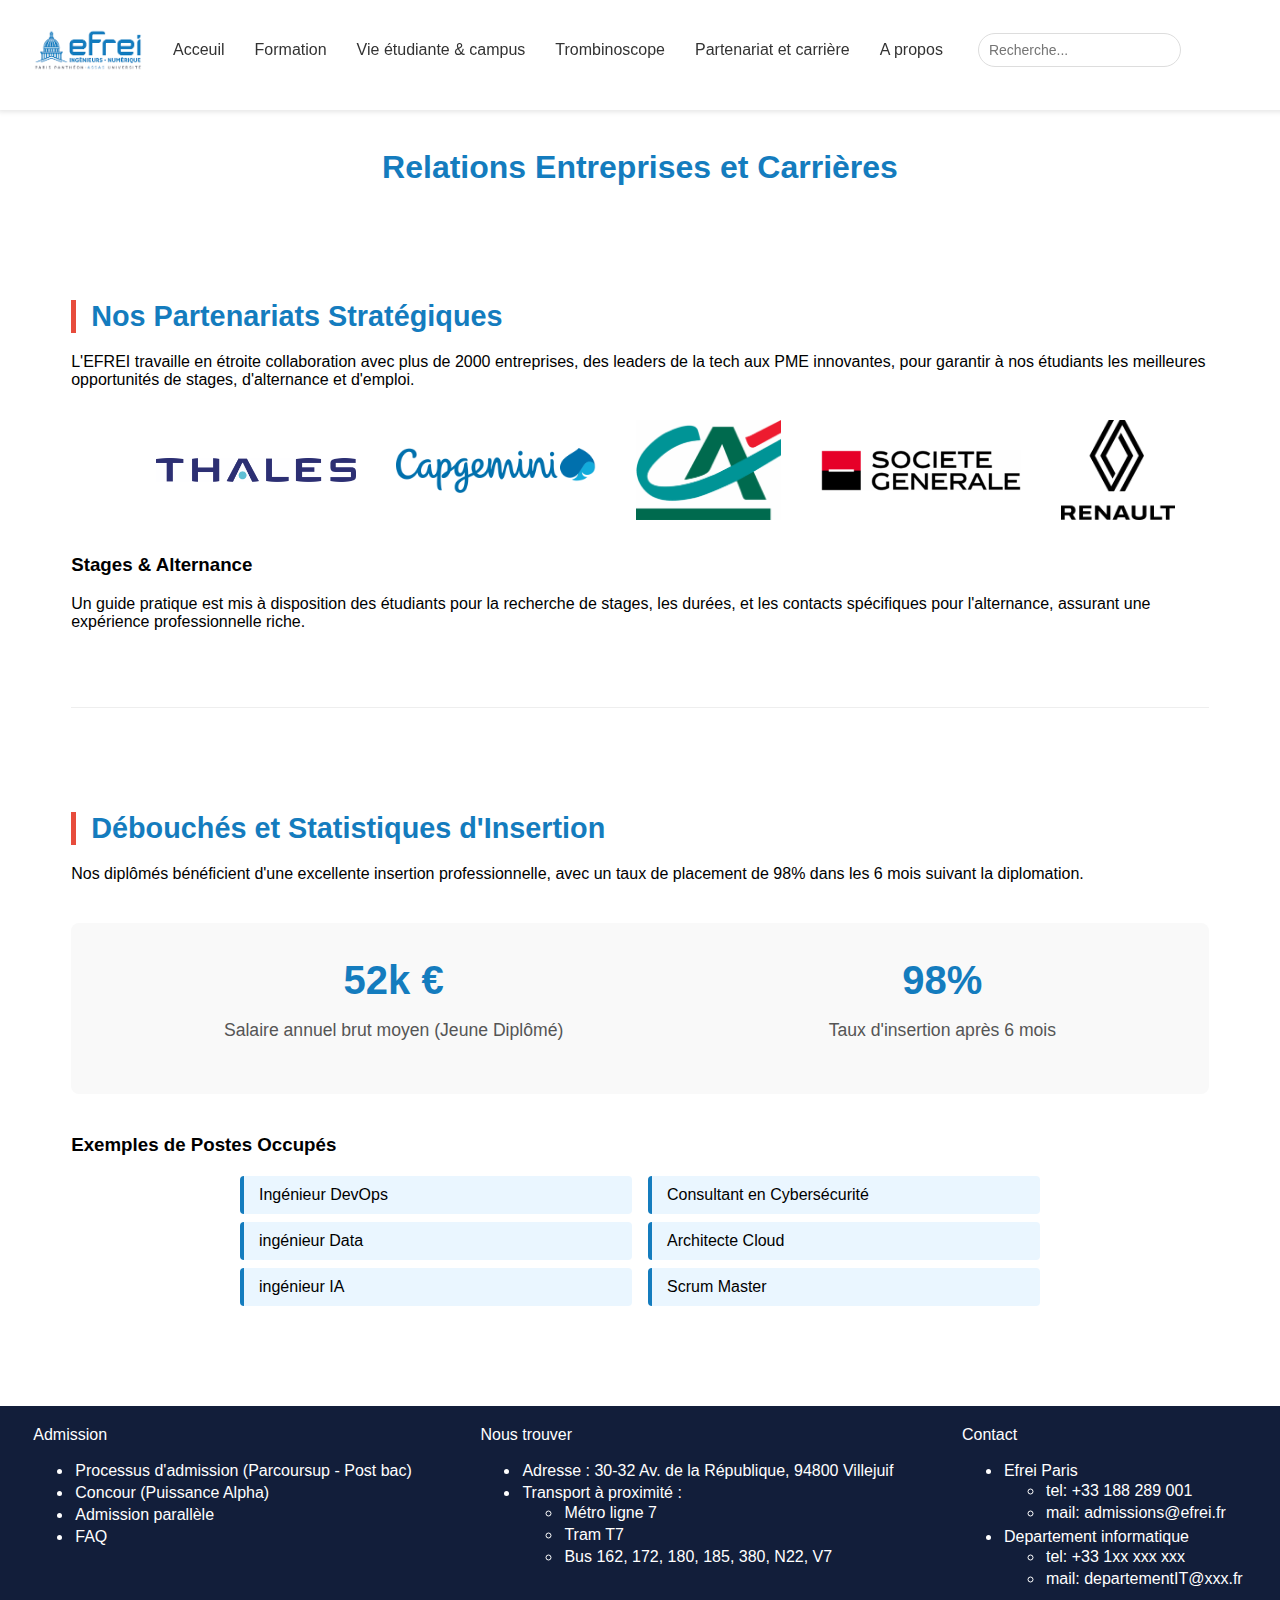
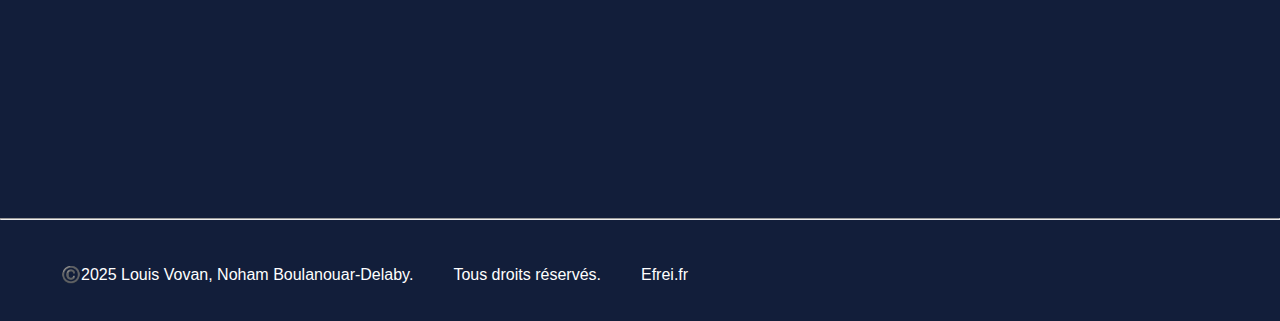
<file: html/Partenariat_et_carrierres.html>
<!DOCTYPE html>
<html lang="fr">
    <head>
        <title>EFREI--L'informatique</title>
        <meta charset="UTF-8"> 
        <link rel= "stylesheet" href="../css/styles.css">
        <meta name="viewport" content="width=device, initial-scale=1">
    </head>
    <body>
        <header>
            <a href="./index.html"><img id="logo" height = "159" width = "318" src ="../img/Efrei_Logo.png" alt = "Efrei_Logo_img"></a>
            <nav id="head">
                <a href="./index.html">Acceuil</a>
                <a href="./formation.html">Formation</a>
                <div class="dropdown">
                    <button class="dropbtn">Vie étudiante & campus</button>
                    <div class="dropdown-content">
                        <a href="./Vie_étudiante_et_campus.html#vie_étudiante">Vie étudiante</a>
                        <a href="./Vie_étudiante_et_campus.html#campus">Campus</a>
                    </div>
                </div>
                <a href="./trombinoscope.html">Trombinoscope</a>
                
                <div class="dropdown">
                    <button class="dropbtn">Partenariat et carrière</button>
                    <div class="dropdown-content">
                        <a href="./partenariat_et_carrierres.html#partenariats">Partenariats Entreprises</a>
                        <a href="./partenariat_et_carrierres.html#debouches">Débouchés & Salaires</a>
                    </div>
                </div>

                <a href="./A_propos.html">A propos</a>
                <form id="search-form">
                    <input type="text" placeholder="Recherche..." id="search-input">
                </form>
            </nav>
        </header>


            <main>
            <h1 class="page-title">Relations Entreprises et Carrières</h1>

            <section id="partenariats" class="content-section">
                <h2 class="section-subtitle">Nos Partenariats Stratégiques</h2>
                <p>L'EFREI travaille en étroite collaboration avec plus de 2000 entreprises, des leaders de la tech aux PME innovantes, pour garantir à nos étudiants les meilleures opportunités de stages, d'alternance et d'emploi.</p>
                
                <div class="logos-container">
                    <img src="../img/thales.png">
                    <img src="../img/capgemini.png">
                    <img src="../img/credit-agricole.png">
                    <img src="../img/SG.png">
                    <img src="../img/renault.png">
                </div>

                <h3>Stages & Alternance</h3>
                <p>Un guide pratique est mis à disposition des étudiants pour la recherche de stages, les durées, et les contacts spécifiques pour l'alternance, assurant une expérience professionnelle riche.</p>
                
            </section>

            <section id="debouches" class="content-section">
                <h2 class="section-subtitle">Débouchés et Statistiques d'Insertion</h2>
                <p>Nos diplômés bénéficient d'une excellente insertion professionnelle, avec un taux de placement de 98% dans les 6 mois suivant la diplomation.</p>
                
                <div class="stats-grid">
                    <div class="stat-item">
                        <p class="stat-value">52k €</p>
                        <p class="stat-description">Salaire annuel brut moyen (Jeune Diplômé)</p>
                    </div>
                    <div class="stat-item">
                        <p class="stat-value">98%</p>
                        <p class="stat-description">Taux d'insertion après 6 mois</p>
                    </div>
                </div>

                <h3>Exemples de Postes Occupés</h3>
                <ul class="job-list">
                    <li>Ingénieur DevOps</li>
                    <li>ingénieur Data</li>
                    <li>ingénieur IA</li>
                    <li>Consultant en Cybersécurité</li>
                    <li>Architecte Cloud</li>
                    <li>Scrum Master</li>
                </ul>
            </section>
        </main>

        
        <footer>
            <div id="footer">
            <div>Admission
                <ul>
                    <li><a href="https://www.parcoursup.gouv.fr">Processus d'admission (Parcoursup - Post bac)</a></li>
                    <li><a href="https://www.puissance-alpha.fr">Concour (Puissance Alpha)</a></li>
                    <li><a href="https://www.efrei.fr/candidature/">Admission parallèle</a></li>
                    <li><a href="https://help.efrei.fr/hc/fr">FAQ</a></li>
                </ul>
            </div>
            <div>Nous trouver
                <ul>
                    <li>Adresse : 30-32 Av. de la République, 94800 Villejuif</li>
                    <li>Transport à proximité :<ul><li> Métro ligne 7</li> <li>Tram T7</li> <li>Bus  162, 172, 180, 185, 380, N22, V7</li></ul></li>
                </ul>
                <iframe src="https://www.google.com/maps/embed?pb=!1m14!1m12!1m3!1d5257.235996505366!2d2.362163415109467!3d48.78918270332775!2m3!1f0!2f0!3f0!3m2!1i1024!2i768!4f13.1!5e0!3m2!1sfr!2sfr!4v1764836950575!5m2!1sfr!2sfr" width="400" height="200" style="border:0;" allowfullscreen="" loading="lazy" referrerpolicy="no-referrer-when-downgrade"></iframe>
            </div>
            <div>Contact
                <ul>
                    <li>Efrei Paris<ul><li>tel: +33 188 289 001</li><li>mail: admissions@efrei.fr</li></ul></li>
                    <li>Departement informatique<ul><li>tel: +33 1xx xxx xxx</li><li>mail: departementIT@xxx.fr</li></ul></li>
                </ul>
            </div>
            </div>
            <hr>
            <div id="signature">
                <ul><li>©️2025 Louis Vovan, Noham Boulanouar-Delaby.</li><li>Tous droits réservés.</li><li><a href = https://www.Efrei.fr/ >Efrei.fr</a></li></ul>
            </div>
        </footer>

        
    </body>
</html>
</file>
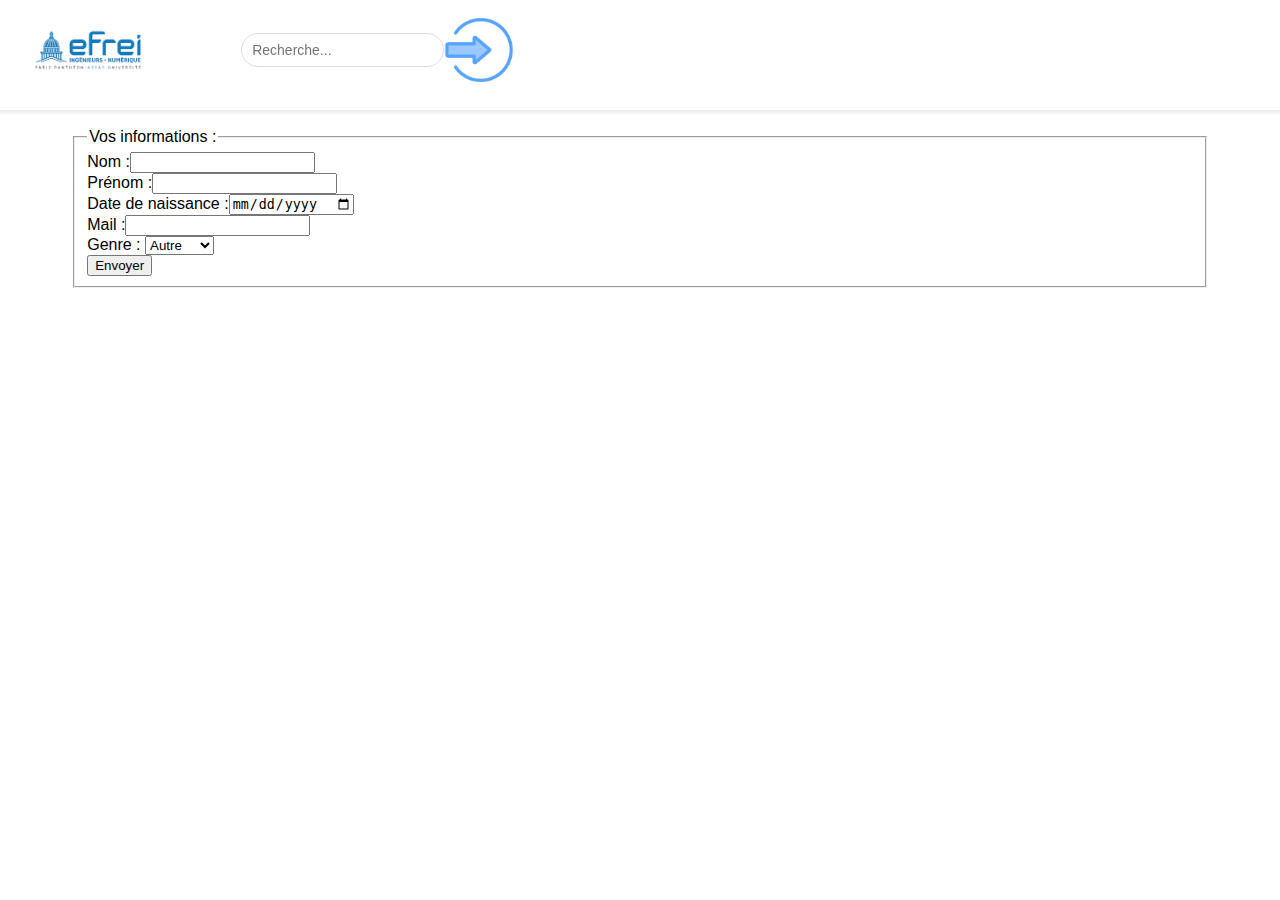
<file: html/Sign-in.html>
<!DOCTYPE html>
<html lang="fr">
    <head>
        <title>EFREI--L'informatique</title>
        <meta charset="UTF-8"> 
        <link rel= "stylesheet" href="../css/styles.css">
        <meta name="viewport" content="width=device, initial-scale=1">
    </head>
    <body>
        <header>
            <a href="./index.html"><img id="logo" height = "159" width = "318" src ="../img/Efrei_Logo.png" alt = "Efrei_Logo_img"></a>
            <a href="./A_propos.html">A propos</a>
                <form id="search-form">
                    <input type="text" placeholder="Recherche..." id="search-input">
                </form>
                <span id="user-info"></span>
                <a href="./Sign-in.html"><img src="../img/sign-in.png" alt="Sign In"></a>
            </nav>
        </header>

        <main class="sign-in-page">
            <form id="quizId" method="post" name="Quiz" action="#" class="box" onsubmit="return false">
                <fieldset id="informations">
                    <legend>Vos informations :</legend>
                    <div class="form-row"><label for="nom">Nom :</label><input type="text" id="nom" required></div>
                    <div class="form-row"><label for="prenom">Prénom :</label><input type="text" id="prenom" required></div>
                    <div class="form-row"><label for="naissance">Date de naissance :</label><input type="date" id="naissance" required></div>
                    <div class="form-row"><label for="mail">Mail :</label><input type="email" id="mail" required></div>
                    <div class="form-row">
                        <label for="genre">Genre :</label>
                        <select id="genre">
                            <option value="Autre">Autre</option>
                            <option value="Femme">Femme</option>
                            <option value="Homme">Homme</option>
                        </select>
                    </div>
                    <button type="submit" class="quiz" id="envoyerBtn">Envoyer</button>
                </fieldset>
            </form>
        </main>

        <footer>
            </footer>

         <script src="../js/user_session.js"></script>
         <script>
            document.getElementById("quizId").addEventListener("submit", function(event) {
                event.preventDefault();
                
                const nom = document.getElementById("nom").value;
                const prenom = document.getElementById("prenom").value;
                const naissance = document.getElementById("naissance").value;
                const mail = document.getElementById("mail").value;
                const genre = document.getElementById("genre").value;

                const userData = {
                    nom: nom,
                    prenom: prenom,
                    naissance: naissance,
                    mail: mail,
                    genre: genre
                };
                saveHeaderInfo(nom, prenom);
                saveFullUserData(userData);
                updateHeaderDisplay();
                
                alert(`Merci ${prenom}! Vos informations ont été enregistrées.`);
            });
        </script>
    </body>
</html>
</file>
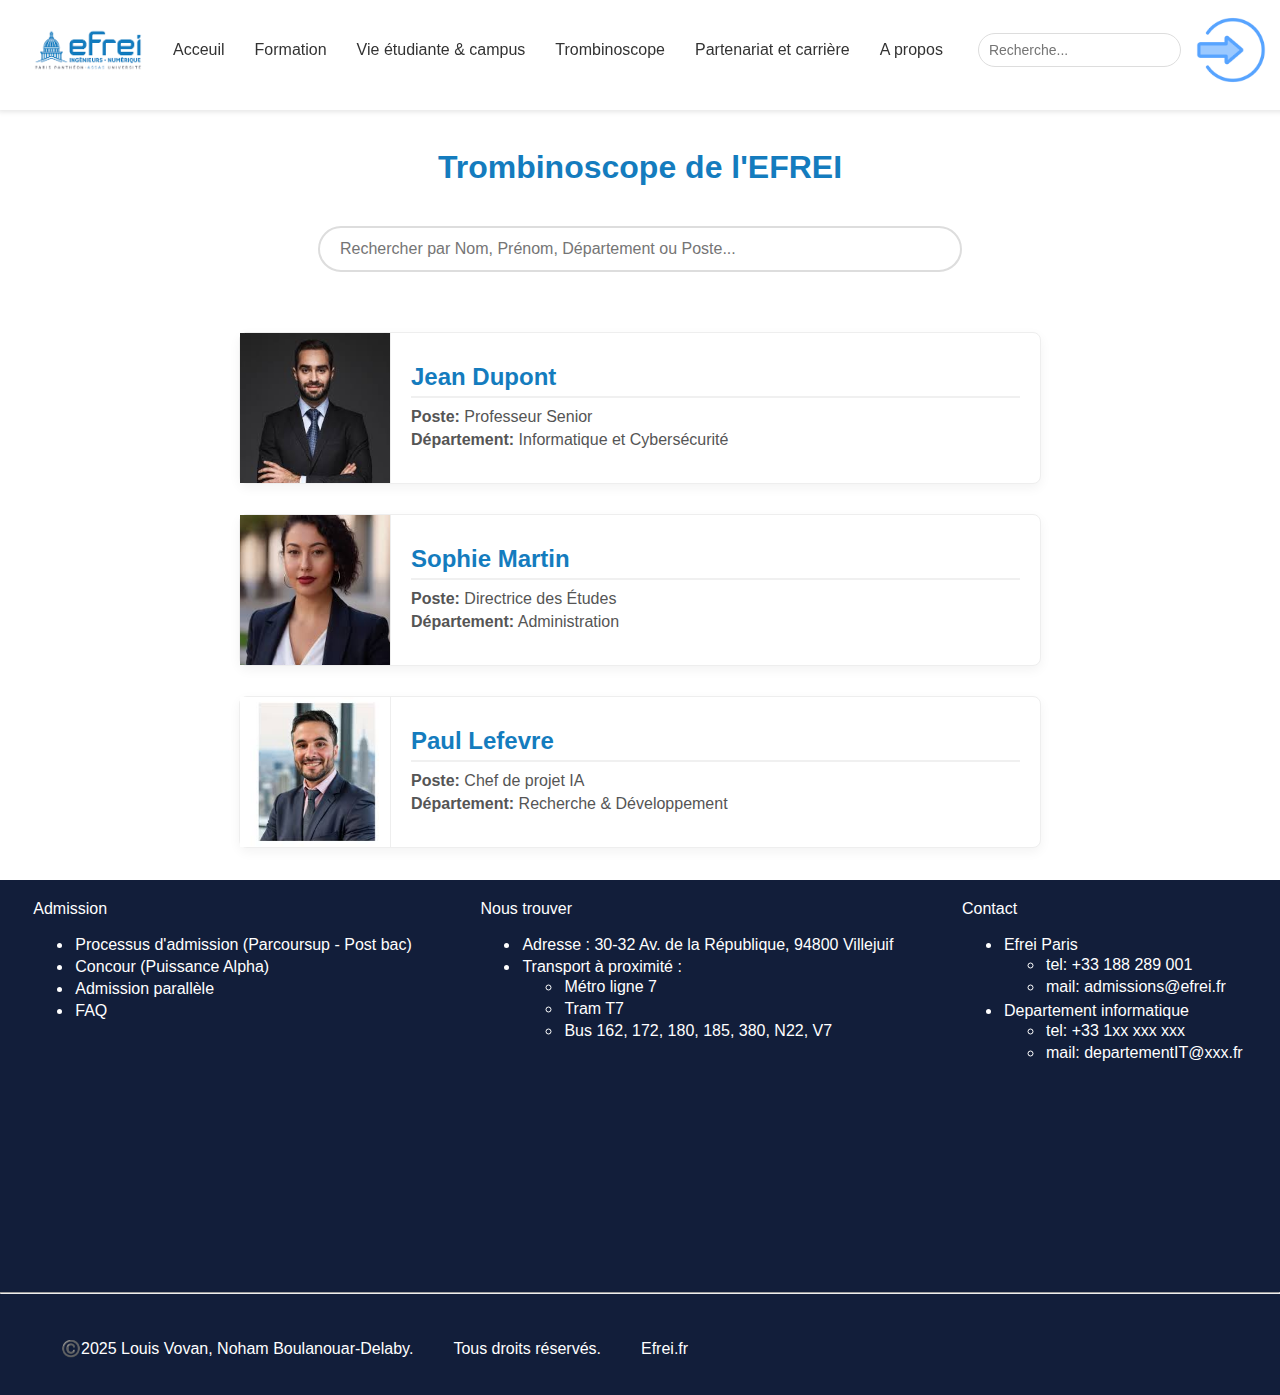
<file: html/trombinoscope.html>
<!DOCTYPE html>
<html lang="fr">
    <head>
        <title>EFREI--L'informatique</title>
        <meta charset="UTF-8"> 
        <link rel= "stylesheet" href="../css/styles.css">
        <meta name="viewport" content="width=device, initial-scale=1">
    </head>
    <body>
        <header>
            <a href="./index.html"><img id="logo" height = "159" width = "318" src ="../img/Efrei_Logo.png" alt = "Efrei_Logo_img"></a>
            <nav id="head">
                <a href="./index.html">Acceuil</a>
                <a href="./formation.html">Formation</a>
                <div class="dropdown">
                    <button class="dropbtn">Vie étudiante & campus</button>
                    <div class="dropdown-content">
                        <a href="./vie-etudiante-et-campus.html#vie_etudiante">Vie étudiante</a>
                        <a href="./vie-etudiante-et-campus.html#campus">Campus</a>
                    </div>
                </div>
                <a href="./trombinoscope.html">Trombinoscope</a>
                <div class="dropdown">
                    <button class="dropbtn">Partenariat et carrière</button>
                    <div class="dropdown-content">
                        <a href="./partenariat-et-carrierres.html#partenariats">Partenariats Entreprises</a>
                        <a href="./partenariat-et-carrierres.html#debouches">Débouchés & Salaires</a>
                    </div>
                </div>
                <a href="./A_propos.html">A propos</a>
                <form id="search-form">
                    <input type="text" placeholder="Recherche..." id="search-input">
                </form>
                <span id="user-info"></span>
                <a href="./Sign-in.html"><img src="../img/sign-in.png"></a>
            </nav>
        </header>

            <main class="trombinoscope-page">
            <h1 class="page-title">Trombinoscope de l'EFREI</h1>

            <div id="trombi-search-container">
                <input type="text" id="trombi-search" placeholder="Rechercher par Nom, Prénom, Département ou Poste...">
            </div>

            <div id="trombi-list">
                
                <div class="person-card" data-keywords="Dupont Jean Département Informatique Professeur">
                    <div class="person-photo">
                        <img src="../img/jean.jpg" alt="Photo de Jean Dupont">
                    </div>
                    <div class="person-info">
                        <h2>Jean Dupont</h2>
                        <p><strong>Poste:</strong> Professeur Senior</p>
                        <p><strong>Département:</strong> Informatique et Cybersécurité</p>
                    </div>
                </div>

                <div class="person-card" data-keywords="Martin Sophie Administration Directrice des Études">
                    <div class="person-photo">
                        <img src="../img/Sophie.jpg" alt="Photo de Sophie Martin">
                    </div>
                    <div class="person-info">
                        <h2>Sophie Martin</h2>
                        <p><strong>Poste:</strong> Directrice des Études</p>
                        <p><strong>Département:</strong> Administration</p>
                    </div>
                </div>

                <div class="person-card" data-keywords="Lefevre Paul R&D Chef de projet IA">
                    <div class="person-photo">
                        <img src="../img/Paul.jpg" alt="Photo de Paul Lefevre">
                    </div>
                    <div class="person-info">
                        <h2>Paul Lefevre</h2>
                        <p><strong>Poste:</strong> Chef de projet IA</p>
                        <p><strong>Département:</strong> Recherche & Développement</p>
                    </div>
                </div>
                
                </div>
        </main>
        
        <script src="../js/trombinoscope.js"></script>
        <script src="../js/user_session.js"></script>


        
        <footer>
            <div id="footer">
            <div>Admission
                <ul>
                    <li><a href="https://www.parcoursup.gouv.fr">Processus d'admission (Parcoursup - Post bac)</a></li>
                    <li><a href="https://www.puissance-alpha.fr">Concour (Puissance Alpha)</a></li>
                    <li><a href="https://www.efrei.fr/candidature/">Admission parallèle</a></li>
                    <li><a href="https://help.efrei.fr/hc/fr">FAQ</a></li>
                </ul>
            </div>
            <div>Nous trouver
                <ul>
                    <li>Adresse : 30-32 Av. de la République, 94800 Villejuif</li>
                    <li>Transport à proximité :<ul><li> Métro ligne 7</li> <li>Tram T7</li> <li>Bus  162, 172, 180, 185, 380, N22, V7</li></ul></li>
                </ul>
                <iframe src="https://www.google.com/maps/embed?pb=!1m14!1m12!1m3!1d5257.235996505366!2d2.362163415109467!3d48.78918270332775!2m3!1f0!2f0!3f0!3m2!1i1024!2i768!4f13.1!5e0!3m2!1sfr!2sfr!4v1764836950575!5m2!1sfr!2sfr" width="400" height="200" style="border:0;" allowfullscreen="" loading="lazy" referrerpolicy="no-referrer-when-downgrade"></iframe>
            </div>
            <div>Contact
                <ul>
                    <li>Efrei Paris<ul><li>tel: +33 188 289 001</li><li>mail: admissions@efrei.fr</li></ul></li>
                    <li>Departement informatique<ul><li>tel: +33 1xx xxx xxx</li><li>mail: departementIT@xxx.fr</li></ul></li>
                </ul>
            </div>
            </div>
            <hr>
            <div id="signature">
                <ul><li>©️2025 Louis Vovan, Noham Boulanouar-Delaby.</li><li>Tous droits réservés.</li><li><a href = https://www.Efrei.fr/ >Efrei.fr</a></li></ul>
            </div>
        </footer>
    </body>
</html>
</file>
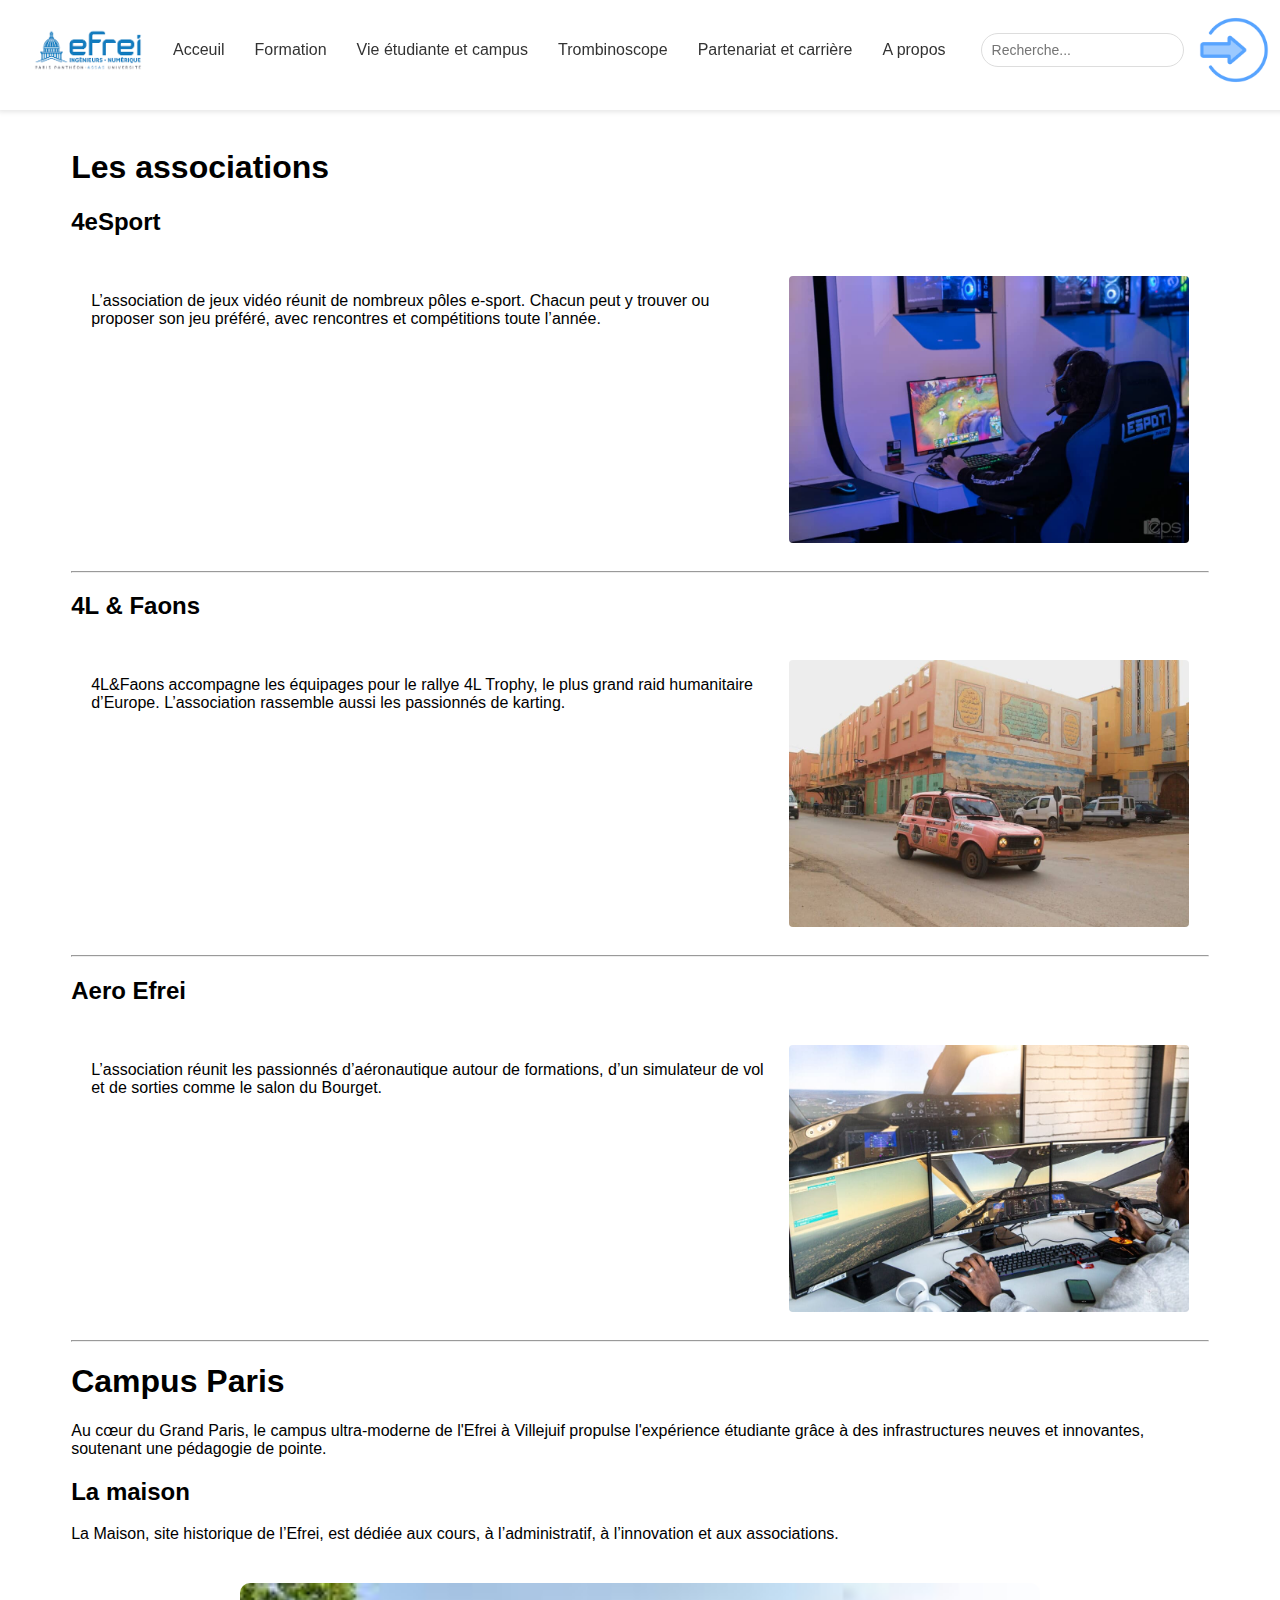
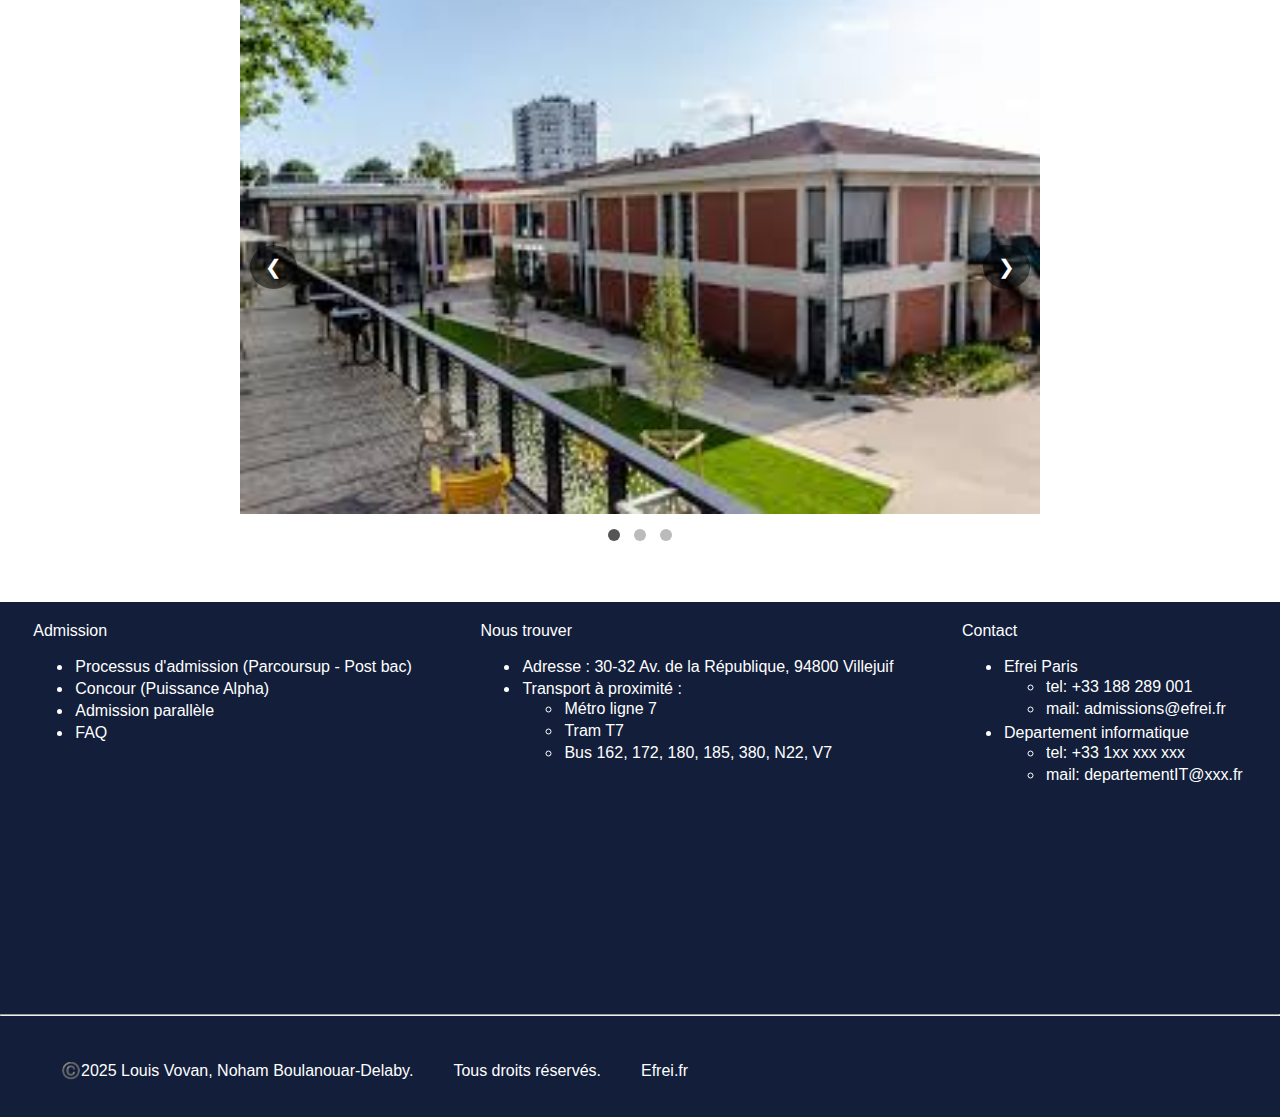
<file: html/vie-etudiante-et-campus.html>
<!DOCTYPE html>
<html lang="fr">
    <head>
        <title>EFREI--L'informatique</title>
        <meta charset="UTF-8"> 
        <link rel= "stylesheet" href="../css/styles.css">
        <meta name="viewport" content="width=device, initial-scale=1">
    </head>
    <body>
        <header>
            <a href="./index.html"><img id="logo" height = "159" width = "318" src ="../img/Efrei_Logo.png" alt = "Efrei_Logo_img"></a>
            <nav id="head">
                <a href="./index.html">Acceuil</a>
                <a href="./formation.html">Formation</a>
                <div class="dropdown">
                    <button class="dropbtn">Vie étudiante et campus</button>
                    <div class="dropdown-content">
                        <a href="./vie-etudiante-et-campus.html#vie_etudiante">Vie étudiante</a>
                        <a href="./vie-etudiante-et-campus.html#campus">Campus</a>
                    </div>
                </div>
                <a href="./trombinoscope.html">Trombinoscope</a>
                <div class="dropdown">
                    <button class="dropbtn">Partenariat et carrière</button>
                    <div class="dropdown-content">
                        <a href="./partenariat-et-carrierres.html#partenariats">Partenariats Entreprises</a>
                        <a href="./partenariat-et-carrierres.html#debouches">Débouchés & Salaires</a>
                    </div>
                </div>
                <a href="./A_propos.html">A propos</a>
                <form id="search-form">
                    <input type="text" placeholder="Recherche..." id="search-input">
                </form>
                <span id="user-info"></span>
                <a href="./Sign-in.html"><img src="../img/sign-in.png"></a>
            </nav>
        </header>

        <main>
        <section id="vie_etudiante">
            <h1>Les associations</h1>
            <div id="4eSport">
                <h2>4eSport</h2>
                <div class="Association">
                    <p>
                        L’association de jeux vidéo réunit de nombreux pôles e-sport. 
                        Chacun peut y trouver ou proposer son jeu préféré, avec rencontres et compétitions toute l’année.
                    </p>
                    <img src="../img/4eSport.png" alt="4eSport">
                </div>
            </div>
            <hr>
            <div id="4L&Faons">
                <h2>4L & Faons</h2>
                <div class="Association">
                    <p>
                        4L&Faons accompagne les équipages pour le rallye 4L Trophy, le plus grand raid humanitaire d’Europe.
                        L’association rassemble aussi les passionnés de karting.
                    </p>
                    <img src="../img/4LFaon.jpg" alt="4LFaon">
                </div>
            </div>
            <hr>
            <div id="Aero Efrei">
                <h2>Aero Efrei</h2>
                <div class="Association">
                    <p>
                        L’association réunit les passionnés d’aéronautique autour de formations, d’un simulateur de vol et de sorties comme le salon du Bourget.
                    </p>
                    <img src="../img/aero-Efrei.jpg">
                </div>
            </div>
            <hr>
        </section>

        <section id="campus">
            <div>
                <h1>Campus Paris</h1>
                <p>Au cœur du Grand Paris, le campus ultra-moderne de l'Efrei à Villejuif propulse
                    l'expérience étudiante grâce à des infrastructures neuves et innovantes, soutenant une pédagogie de pointe.
                </p>
                <h2>La maison</h2>
                <p>La Maison, site historique de l’Efrei, est dédiée aux cours, à l’administratif, à l’innovation et aux associations.</p>
            <div class="carousel">
                <div class="slides">
                    <img src="../img/Campus_maison_jardin.jpg" class="slide active">
                    <img src="../img/Campus_maison_classe.jpg" class="slide">
                    <img src="../img/Campus_maison_classe2.jpg" class="slide">
                </div>

                <button class="prev">&#10094;</button>
                <button class="next">&#10095;</button>

                <div class="dots">
                    <span class="dot active"></span>
                    <span class="dot"></span>
                    <span class="dot"></span>
                </div>
            </div>
            <script src="../js/script.js"></script>
            </div>            
        </section>
        </main>

        <script src="../js/user_session.js"></script>
        
        <footer>
            <div id="footer">
            <div>Admission
                <ul>
                    <li><a href="https://www.parcoursup.gouv.fr">Processus d'admission (Parcoursup - Post bac)</a></li>
                    <li><a href="https://www.puissance-alpha.fr">Concour (Puissance Alpha)</a></li>
                    <li><a href="https://www.efrei.fr/candidature/">Admission parallèle</a></li>
                    <li><a href="https://help.efrei.fr/hc/fr">FAQ</a></li>
                </ul>
            </div>
            <div>Nous trouver
                <ul>
                    <li>Adresse : 30-32 Av. de la République, 94800 Villejuif</li>
                    <li>Transport à proximité :<ul><li> Métro ligne 7</li> <li>Tram T7</li> <li>Bus  162, 172, 180, 185, 380, N22, V7</li></ul></li>
                </ul>
                <iframe src="https://www.google.com/maps/embed?pb=!1m14!1m12!1m3!1d5257.235996505366!2d2.362163415109467!3d48.78918270332775!2m3!1f0!2f0!3f0!3m2!1i1024!2i768!4f13.1!5e0!3m2!1sfr!2sfr!4v1764836950575!5m2!1sfr!2sfr" width="400" height="200" style="border:0;" allowfullscreen="" loading="lazy" referrerpolicy="no-referrer-when-downgrade"></iframe>
            </div>
            <div>Contact
                <ul>
                    <li>Efrei Paris<ul><li>tel: +33 188 289 001</li><li>mail: admissions@efrei.fr</li></ul></li>
                    <li>Departement informatique<ul><li>tel: +33 1xx xxx xxx</li><li>mail: departementIT@xxx.fr</li></ul></li>
                </ul>
            </div>
            </div>
            <hr>
            <div id="signature">
                <ul><li>©️2025 Louis Vovan, Noham Boulanouar-Delaby.</li><li>Tous droits réservés.</li><li><a href = https://www.Efrei.fr/ >Efrei.fr</a></li></ul>
            </div>
        </footer>
        
    </body>
</html>
</file>
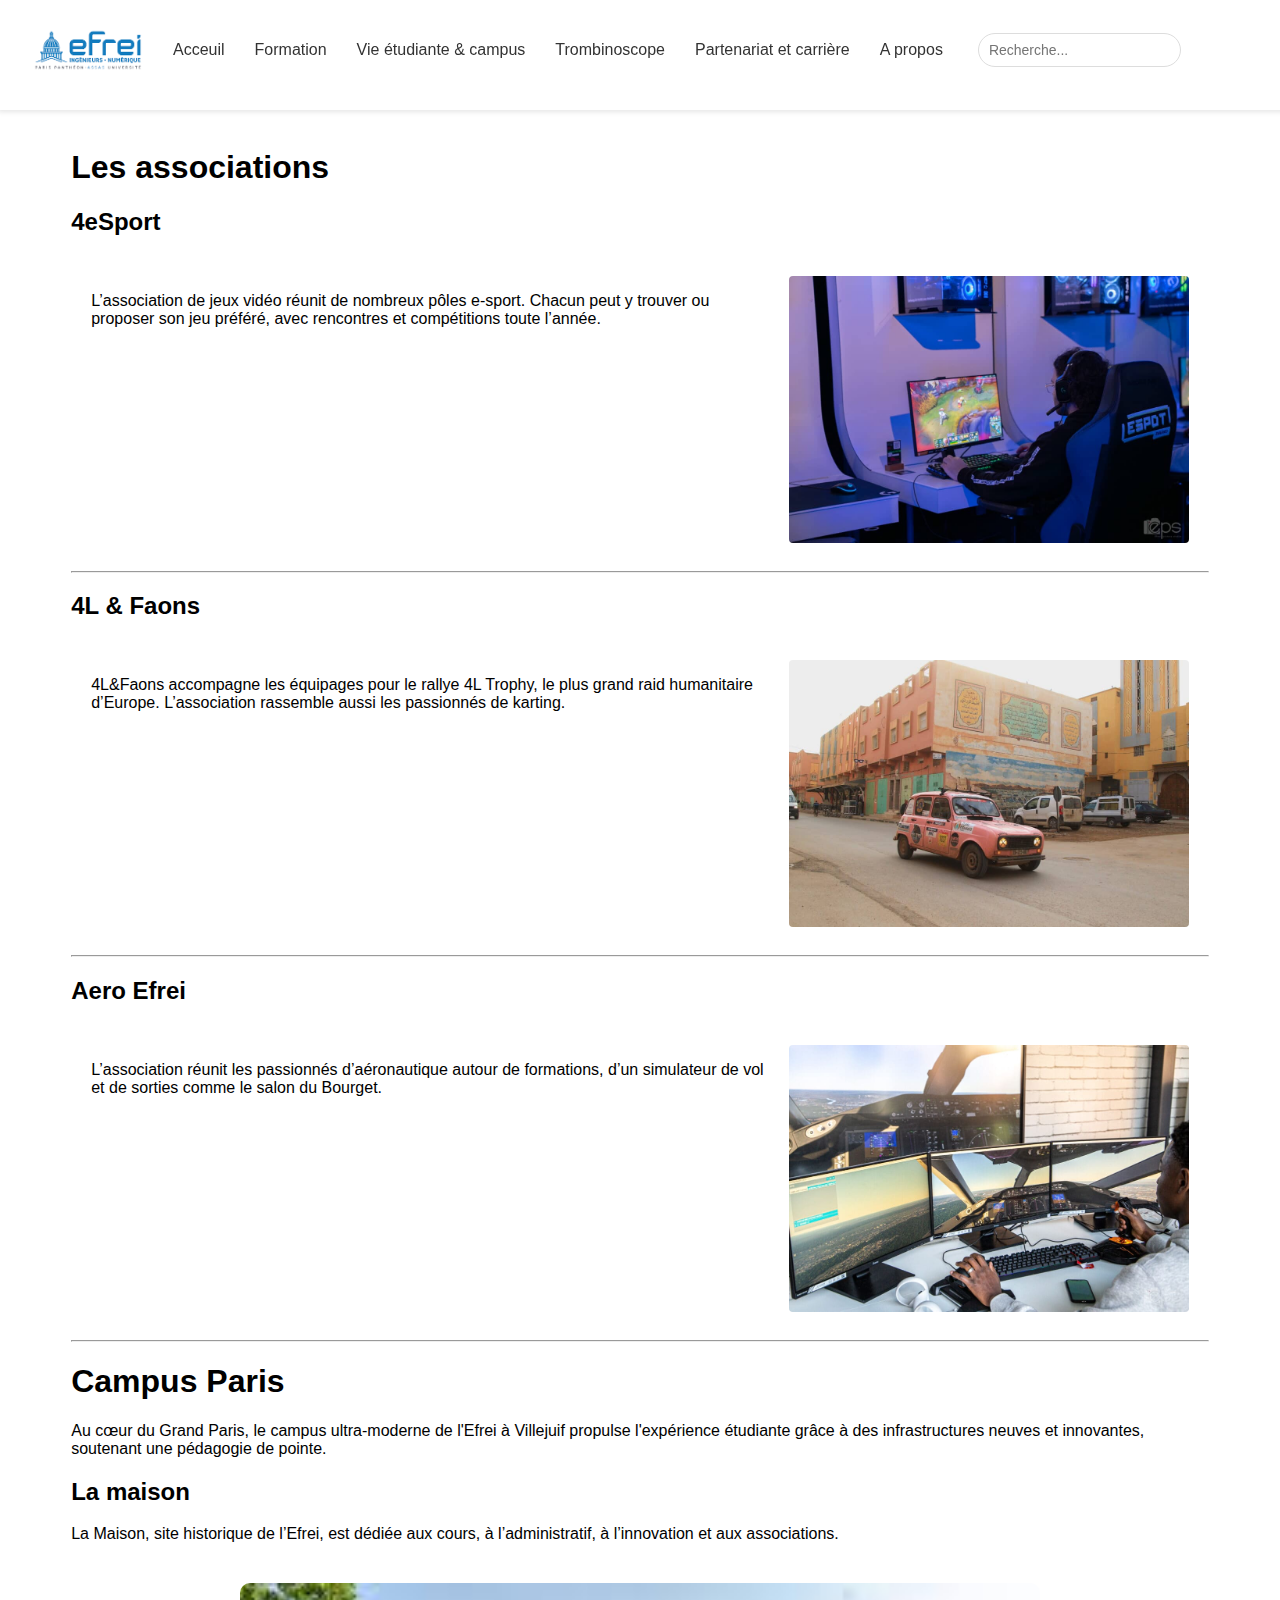
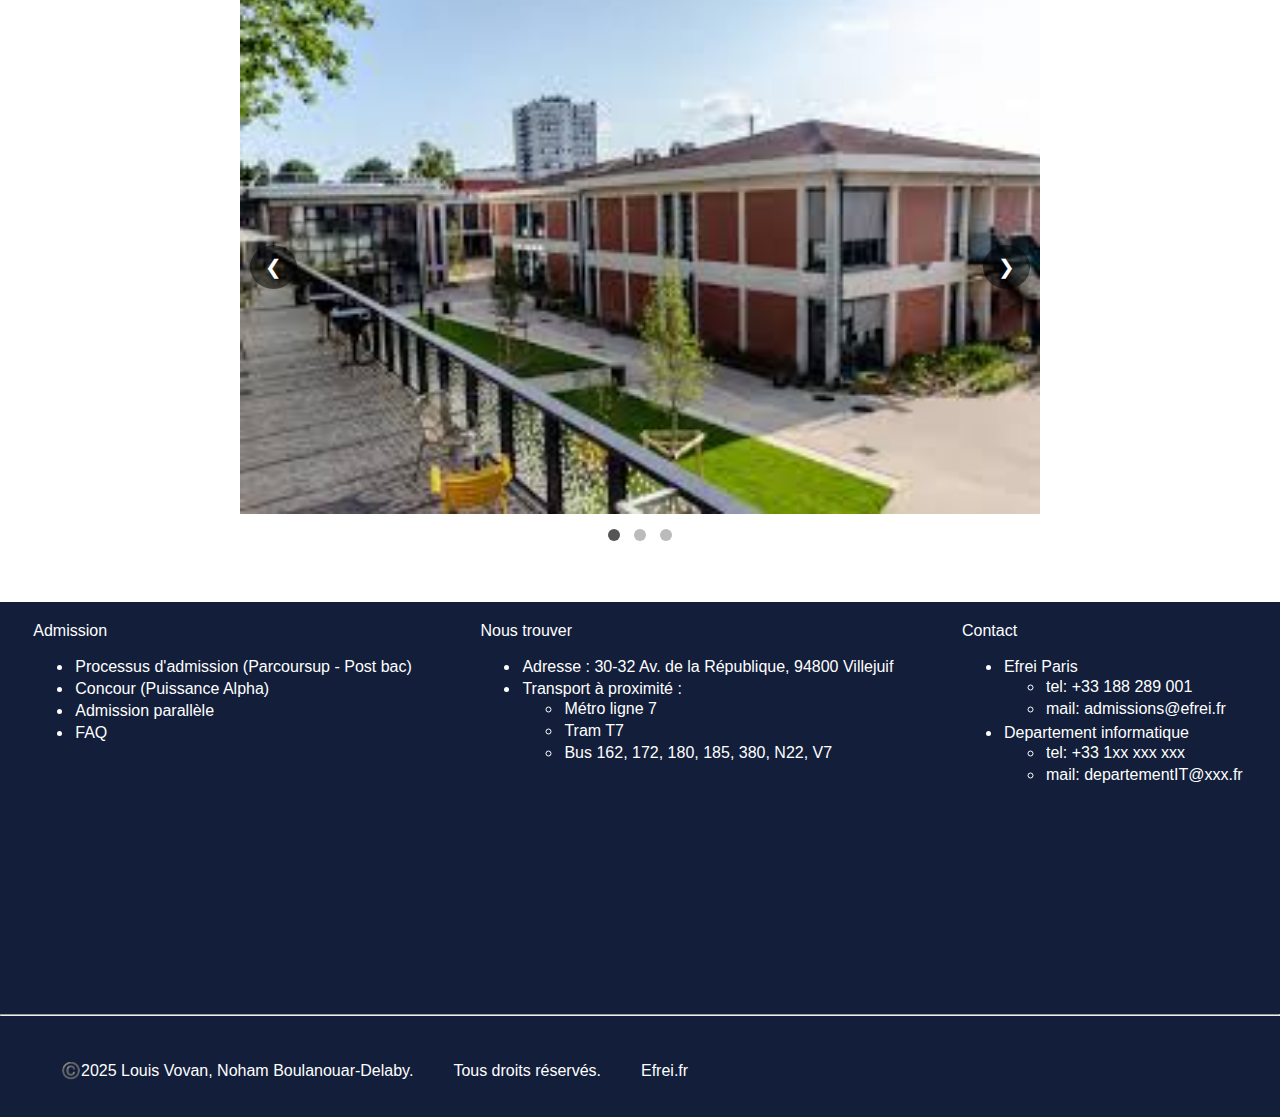
<file: html/Vie-étudiante-et-campus.html>
<!DOCTYPE html>
<html lang="fr">
    <head>
        <title>EFREI--L'informatique</title>
        <meta charset="UTF-8"> 
        <link rel= "stylesheet" href="../css/styles.css">
        <meta name="viewport" content="width=device, initial-scale=1">
    </head>
    <body>
        <header>
            <a href="./index.html"><img id="logo" height = "159" width = "318" src ="../img/Efrei_Logo.png" alt = "Efrei_Logo_img"></a>
            <nav id="head">
                <a href="./index.html">Acceuil</a>
                <a href="./formation.html">Formation</a>
                <div class="dropdown">
                    <button class="dropbtn">Vie étudiante & campus</button>
                    <div class="dropdown-content">
                        <a href="./Vie-étudiante-et-campus.html#vie_étudiante">Vie étudiante</a>
                        <a href="./Vie-étudiante-et-campus.html#campus">Campus</a>
                    </div>
                </div>
                <a href="./trombinoscope.html">Trombinoscope</a>
                <div class="dropdown">
                    <button class="dropbtn">Partenariat et carrière</button>
                    <div class="dropdown-content">
                        <a href="./partenariat-et-carrierres.html#partenariats">Partenariats Entreprises</a>
                        <a href="./partenariat-et-carrierres.html#debouches">Débouchés & Salaires</a>
                    </div>
                </div>
                <a href="./A_propos.html">A propos</a>
                <form id="search-form">
                    <input type="text" placeholder="Recherche..." id="search-input">
                </form>
            </nav>
        </header>

        <main>
        <section id="vie_étudiante">
            <h1>Les associations</h1>
            <div id="4eSport">
                <h2>4eSport</h2>
                <div class="Association">
                    <p>
                        L’association de jeux vidéo réunit de nombreux pôles e-sport. 
                        Chacun peut y trouver ou proposer son jeu préféré, avec rencontres et compétitions toute l’année.
                    </p>
                    <img src="../img/4eSport.png" alt="4eSport">
                </div>
            </div>
            <hr>
            <div id="4L&Faons">
                <h2>4L & Faons</h2>
                <div class="Association">
                    <p>
                        4L&Faons accompagne les équipages pour le rallye 4L Trophy, le plus grand raid humanitaire d’Europe.
                        L’association rassemble aussi les passionnés de karting.
                    </p>
                    <img src="../img/4LFaon.jpg" alt="4LFaon">
                </div>
            </div>
            <hr>
            <div id="Aero Efrei">
                <h2>Aero Efrei</h2>
                <div class="Association">
                    <p>
                        L’association réunit les passionnés d’aéronautique autour de formations, d’un simulateur de vol et de sorties comme le salon du Bourget.
                    </p>
                    <img src="../img/aero-Efrei.jpg">
                </div>
            </div>
            <hr>
        </section>

        <section id="campus">
            <div>
                <h1>Campus Paris</h1>
                <p>Au cœur du Grand Paris, le campus ultra-moderne de l'Efrei à Villejuif propulse
                    l'expérience étudiante grâce à des infrastructures neuves et innovantes, soutenant une pédagogie de pointe.
                </p>
                <h2>La maison</h2>
                <p>La Maison, site historique de l’Efrei, est dédiée aux cours, à l’administratif, à l’innovation et aux associations.</p>
            <div class="carousel">
                <div class="slides">
                    <img src="../img/Campus_maison_jardin.jpg" class="slide active">
                    <img src="../img/Campus_maison_classe.jpg" class="slide">
                    <img src="../img/Campus_maison_classe2.jpg" class="slide">
                </div>

                <button class="prev">&#10094;</button>
                <button class="next">&#10095;</button>

                <div class="dots">
                    <span class="dot active"></span>
                    <span class="dot"></span>
                    <span class="dot"></span>
                </div>
            </div>
            <script src="../js/script.js"></script>
            </div>            
        </section>
        </main>

        
        <footer>
            <div id="footer">
            <div>Admission
                <ul>
                    <li><a href="https://www.parcoursup.gouv.fr">Processus d'admission (Parcoursup - Post bac)</a></li>
                    <li><a href="https://www.puissance-alpha.fr">Concour (Puissance Alpha)</a></li>
                    <li><a href="https://www.efrei.fr/candidature/">Admission parallèle</a></li>
                    <li><a href="https://help.efrei.fr/hc/fr">FAQ</a></li>
                </ul>
            </div>
            <div>Nous trouver
                <ul>
                    <li>Adresse : 30-32 Av. de la République, 94800 Villejuif</li>
                    <li>Transport à proximité :<ul><li> Métro ligne 7</li> <li>Tram T7</li> <li>Bus  162, 172, 180, 185, 380, N22, V7</li></ul></li>
                </ul>
                <iframe src="https://www.google.com/maps/embed?pb=!1m14!1m12!1m3!1d5257.235996505366!2d2.362163415109467!3d48.78918270332775!2m3!1f0!2f0!3f0!3m2!1i1024!2i768!4f13.1!5e0!3m2!1sfr!2sfr!4v1764836950575!5m2!1sfr!2sfr" width="400" height="200" style="border:0;" allowfullscreen="" loading="lazy" referrerpolicy="no-referrer-when-downgrade"></iframe>
            </div>
            <div>Contact
                <ul>
                    <li>Efrei Paris<ul><li>tel: +33 188 289 001</li><li>mail: admissions@efrei.fr</li></ul></li>
                    <li>Departement informatique<ul><li>tel: +33 1xx xxx xxx</li><li>mail: departementIT@xxx.fr</li></ul></li>
                </ul>
            </div>
            </div>
            <hr>
            <div id="signature">
                <ul><li>©️2025 Louis Vovan, Noham Boulanouar-Delaby.</li><li>Tous droits réservés.</li><li><a href = https://www.Efrei.fr/ >Efrei.fr</a></li></ul>
            </div>
        </footer>
        
    </body>
</html>
</file>
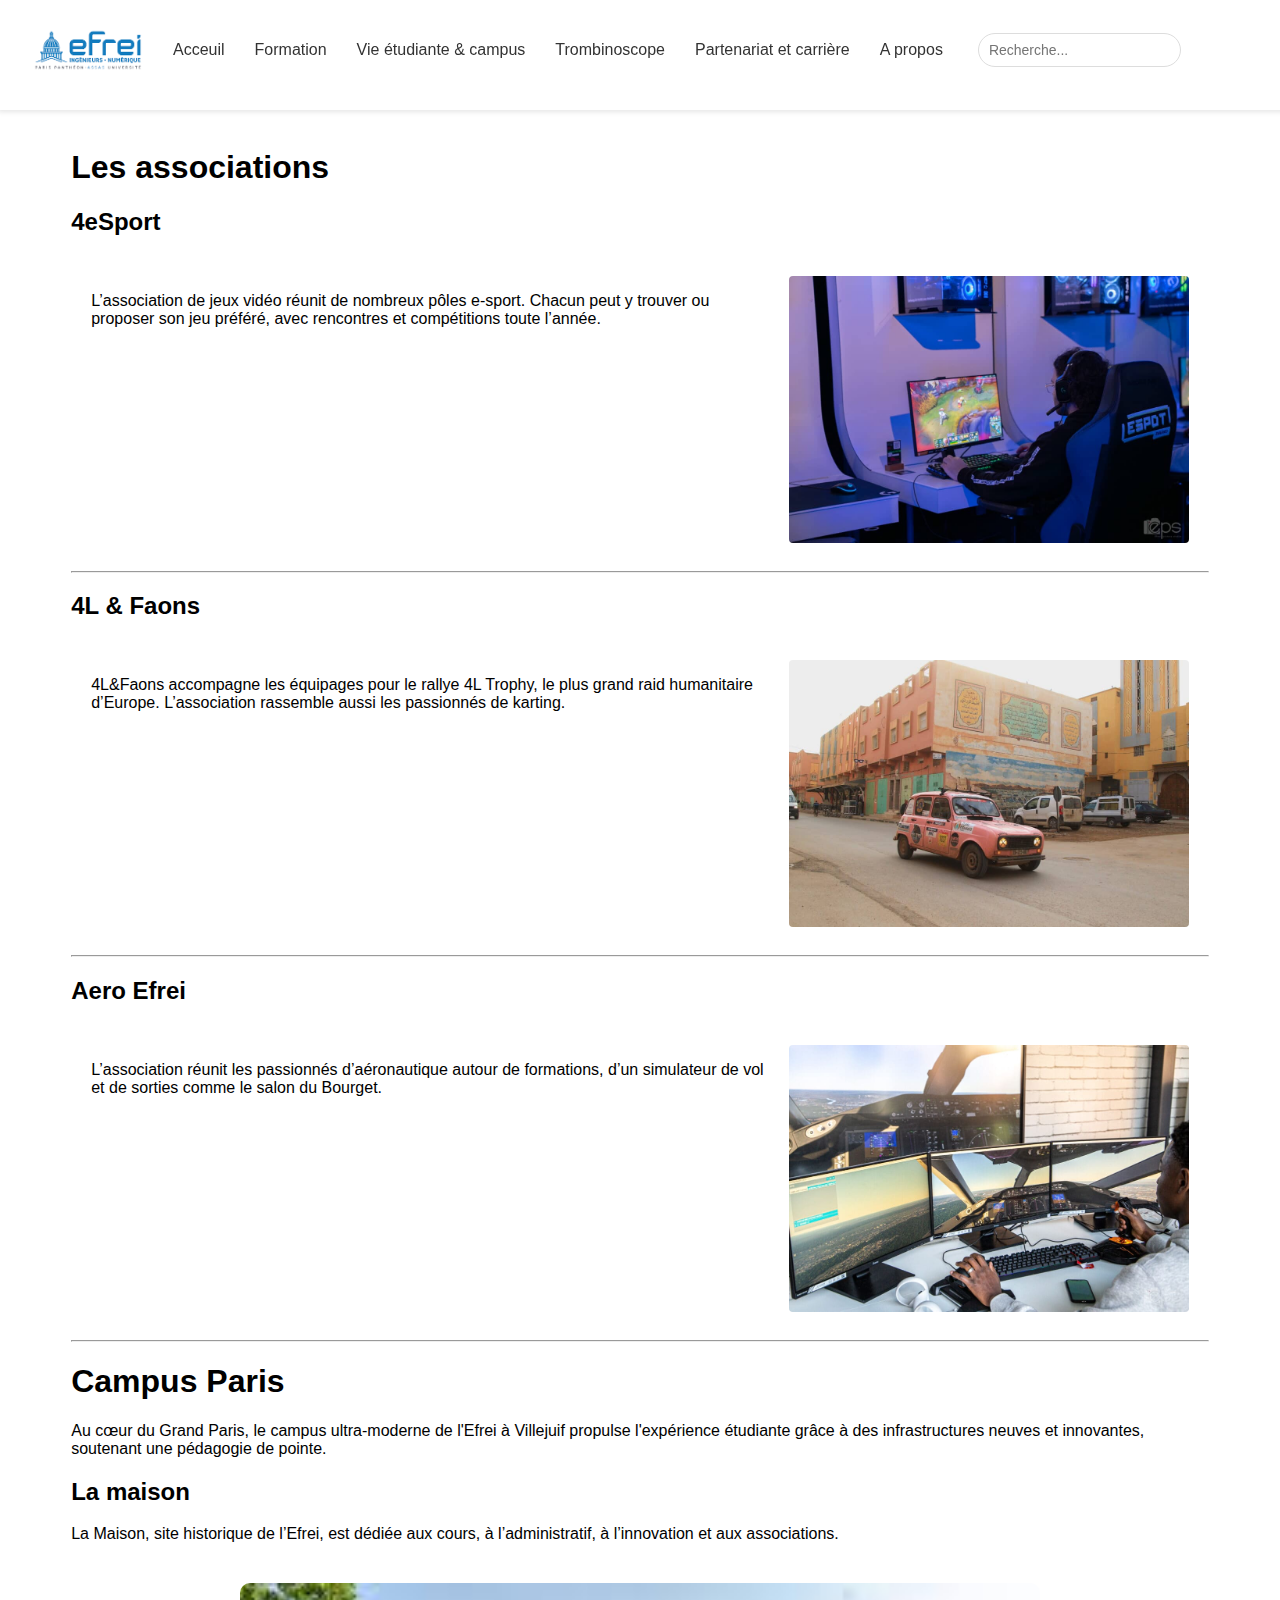
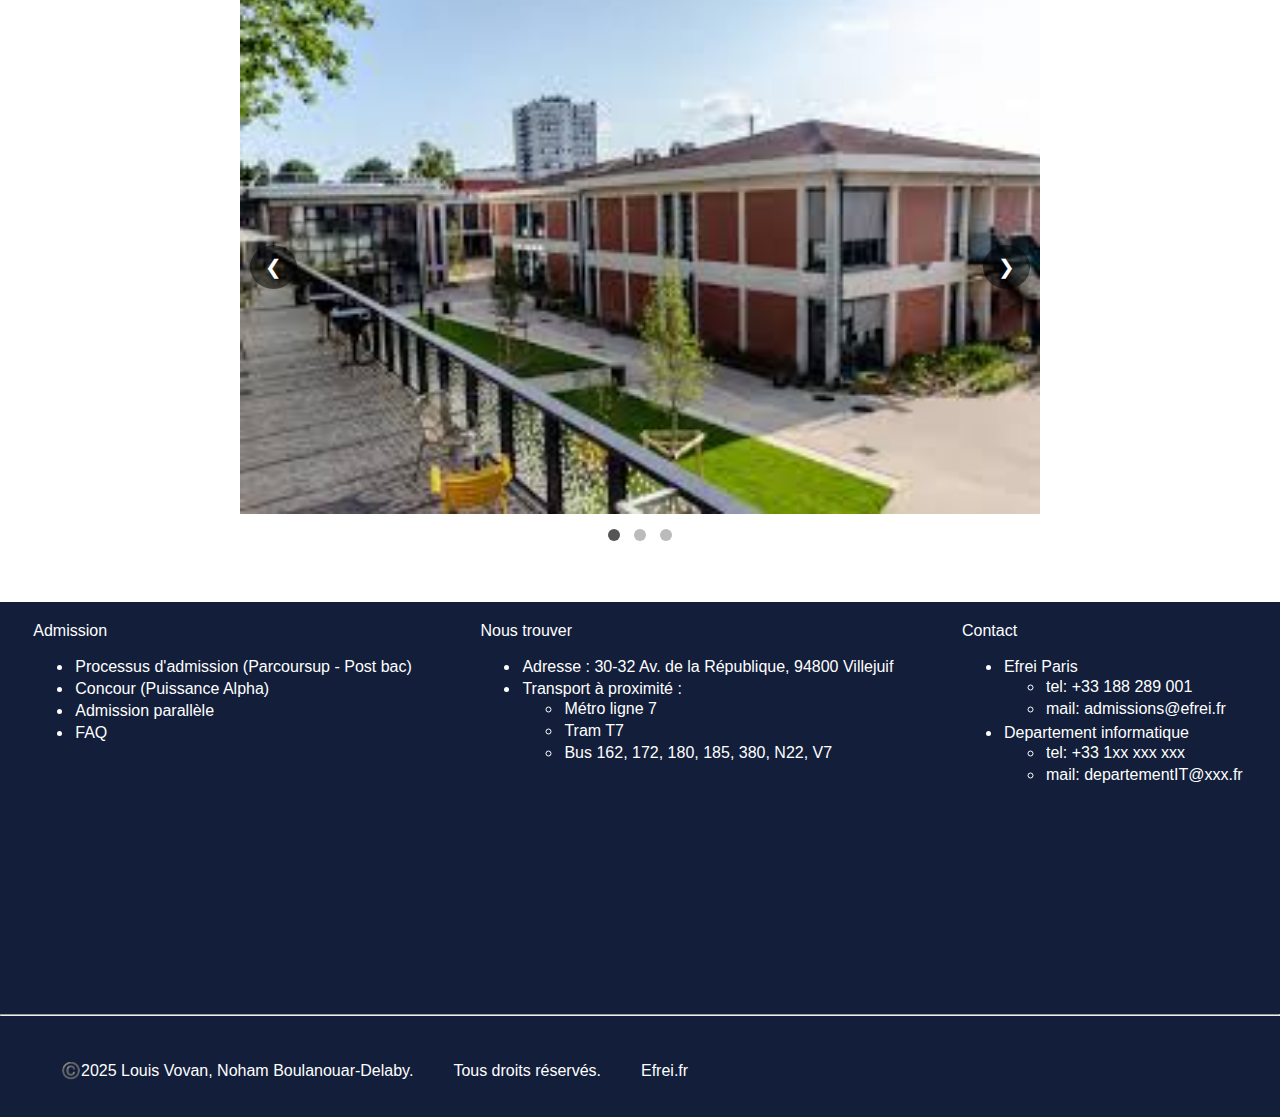
<file: html/Vie_étudiante_et_campus.html>
<!DOCTYPE html>
<html lang="fr">
    <head>
        <title>EFREI--L'informatique</title>
        <meta charset="UTF-8"> 
        <link rel= "stylesheet" href="../css/styles.css">
        <meta name="viewport" content="width=device, initial-scale=1">
    </head>
    <body>
        <header>
            <a href="./index.html"><img id="logo" height = "159" width = "318" src ="../img/Efrei_Logo.png" alt = "Efrei_Logo_img"></a>
            <nav id="head">
                <a href="./index.html">Acceuil</a>
                <a href="./formation.html">Formation</a>
                <div class="dropdown">
                    <button class="dropbtn">Vie étudiante & campus</button>
                    <div class="dropdown-content">
                        <a href="./Vie_étudiante_et_campus.html#vie_étudiante">Vie étudiante</a>
                        <a href="./Vie_étudiante_et_campus.html#campus">Campus</a>
                    </div>
                </div>
                <a href="./trombinoscope.html">Trombinoscope</a>
                <div class="dropdown">
                    <button class="dropbtn">Partenariat et carrière</button>
                    <div class="dropdown-content">
                        <a href="./partenariat_&_carrièrres.html#partenariats">Partenariats Entreprises</a>
                        <a href="./partenariat_&_carrièrres.html#debouches">Débouchés & Salaires</a>
                    </div>
                </div>
                <a href="./A_propos.html">A propos</a>
                <form id="search-form">
                    <input type="text" placeholder="Recherche..." id="search-input">
                </form>
            </nav>
        </header>

        <main>
        <section id="vie_étudiante">
            <h1>Les associations</h1>
            <div id="4eSport">
                <h2>4eSport</h2>
                <div class="Association">
                    <p>
                        L’association de jeux vidéo réunit de nombreux pôles e-sport. 
                        Chacun peut y trouver ou proposer son jeu préféré, avec rencontres et compétitions toute l’année.
                    </p>
                    <img src="../img/4eSport.png" alt="4eSport">
                </div>
            </div>
            <hr>
            <div id="4L&Faons">
                <h2>4L & Faons</h2>
                <div class="Association">
                    <p>
                        4L&Faons accompagne les équipages pour le rallye 4L Trophy, le plus grand raid humanitaire d’Europe.
                        L’association rassemble aussi les passionnés de karting.
                    </p>
                    <img src="../img/4LFaon.jpg" alt="4LFaon">
                </div>
            </div>
            <hr>
            <div id="Aero Efrei">
                <h2>Aero Efrei</h2>
                <div class="Association">
                    <p>
                        L’association réunit les passionnés d’aéronautique autour de formations, d’un simulateur de vol et de sorties comme le salon du Bourget.
                    </p>
                    <img src="../img/aero-Efrei.jpg">
                </div>
            </div>
            <hr>
        </section>

        <section id="campus">
            <div>
                <h1>Campus Paris</h1>
                <p>Au cœur du Grand Paris, le campus ultra-moderne de l'Efrei à Villejuif propulse
                    l'expérience étudiante grâce à des infrastructures neuves et innovantes, soutenant une pédagogie de pointe.
                </p>
                <h2>La maison</h2>
                <p>La Maison, site historique de l’Efrei, est dédiée aux cours, à l’administratif, à l’innovation et aux associations.</p>
            <div class="carousel">
                <div class="slides">
                    <img src="../img/Campus_maison_jardin.jpg" class="slide active">
                    <img src="../img/Campus_maison_classe.jpg" class="slide">
                    <img src="../img/Campus_maison_classe2.jpg" class="slide">
                </div>

                <button class="prev">&#10094;</button>
                <button class="next">&#10095;</button>

                <div class="dots">
                    <span class="dot active"></span>
                    <span class="dot"></span>
                    <span class="dot"></span>
                </div>
            </div>
            <script src="../js/script.js"></script>
            </div>            
        </section>
        </main>

        
        <footer>
            <div id="footer">
            <div>Admission
                <ul>
                    <li><a href="https://www.parcoursup.gouv.fr">Processus d'admission (Parcoursup - Post bac)</a></li>
                    <li><a href="https://www.puissance-alpha.fr">Concour (Puissance Alpha)</a></li>
                    <li><a href="https://www.efrei.fr/candidature/">Admission parallèle</a></li>
                    <li><a href="https://help.efrei.fr/hc/fr">FAQ</a></li>
                </ul>
            </div>
            <div>Nous trouver
                <ul>
                    <li>Adresse : 30-32 Av. de la République, 94800 Villejuif</li>
                    <li>Transport à proximité :<ul><li> Métro ligne 7</li> <li>Tram T7</li> <li>Bus  162, 172, 180, 185, 380, N22, V7</li></ul></li>
                </ul>
                <iframe src="https://www.google.com/maps/embed?pb=!1m14!1m12!1m3!1d5257.235996505366!2d2.362163415109467!3d48.78918270332775!2m3!1f0!2f0!3f0!3m2!1i1024!2i768!4f13.1!5e0!3m2!1sfr!2sfr!4v1764836950575!5m2!1sfr!2sfr" width="400" height="200" style="border:0;" allowfullscreen="" loading="lazy" referrerpolicy="no-referrer-when-downgrade"></iframe>
            </div>
            <div>Contact
                <ul>
                    <li>Efrei Paris<ul><li>tel: +33 188 289 001</li><li>mail: admissions@efrei.fr</li></ul></li>
                    <li>Departement informatique<ul><li>tel: +33 1xx xxx xxx</li><li>mail: departementIT@xxx.fr</li></ul></li>
                </ul>
            </div>
            </div>
            <hr>
            <div id="signature">
                <ul><li>©️2025 Louis Vovan, Noham Boulanouar-Delaby.</li><li>Tous droits réservés.</li><li><a href = https://www.Efrei.fr/ >Efrei.fr</a></li></ul>
            </div>
        </footer>
        
    </body>
</html>
</file>
<file: css/styles.css>
/*Carousel*/
.carousel {
    position: relative;
    width: 80%;
    margin: 40px auto;
    max-width: 800px;
    overflow: hidden;
    border-radius: 10px;
}

.slides {
    position: relative;
}

.slide {
    width: 100%;
    display: none;
}

.slide.active {
    display: block;
}

/* Boutons */
.prev, .next {
    position: absolute;
    top: 50%;
    transform: translateY(-50%);
    padding: 10px 15px;
    background: rgba(0,0,0,0.5);
    color: white;
    border: none;
    cursor: pointer;
    border-radius: 50%;
    font-size: 20px;
}

.prev { left: 10px; }
.next { right: 10px; }

/* Points */
.dots {
    text-align: center;
    margin-top: 10px;
}

.dot {
    height: 12px;
    width: 12px;
    background: #bbb;
    display: inline-block;
    border-radius: 50%;
    margin: 5px;
    cursor: pointer;
}

.dot.active {
    background: #555;
}

/*Header*/

header{
    background-size: cover;
    background-position: center;
    position: fixed;
    top: 0;
    width: 100%;
    z-index: 1000;
    background-color: white;
    box-shadow: 0 2px 5px rgba(0, 0, 0, 0.1);
    height:100px; 
    padding: 10px 20px;
    margin: -10px;
    display: flex;
    align-items: center;
}

header img{
    float: left;
    width: auto;
    height: 70px;
    object-fit: contain;
}

header nav{
     display:flex;
     align-items: center;
}

nav a{
    text-decoration: none;
    color: #333;
    padding: 10px 15px;
    font-size: 16px;
    font-weight: 500;
    height: 70px;
    display: flex;
    align-items: center;
}
#head a:hover{
    background-color: #147CBE;
    color: white;
    border-radius: 10px;
    height: 70px;
}

#search-form {
    margin-left: 20px;
}

#search-input {
    padding: 8px 10px;
    border: 1px solid #ddd;
    border-radius: 20px; 
    font-size: 14px;
    outline: none;
    transition: border-color 0.3s, box-shadow 0.3s;
}

#search-input:focus {
    border-color: #147CBE;
    box-shadow: 0 0 5px rgba(20, 124, 190, 0.5);
}

/* Footer */

footer{
    background-color: #121E3A;
    margin: -8px;
    color: white;
}

#footer{
    display: flex;
    justify-content: space-around;
}

#signature{
    padding: 1px;
}

#signature ul li{
    display: inline-block;
    padding: 20px;
}

#footer div{
    display: inline-block;
    padding: 20px;
    align-items: flex-start;
}


/* Body */

body {
    padding-top: 100px;
    font-family:'Gill Sans', 'Gill Sans MT', Calibri, 'Trebuchet MS', sans-serif;
}

/* --- SECTION CHIFFRES CLÉS --- */

#chiffres-cles {
    padding: 60px 20px;
    background-color: #f4f4f4; 
    text-align: center;
}

.section-title {
    color: #147CBE;
    font-size: 2.2em;
    margin-bottom: 40px;
}

.stats-container {
    display: flex;
    justify-content: space-around;
    max-width: 1200px;
    margin: 0 auto;
}

.stat-box {
    background-color: white;
    padding: 30px 20px;
    margin: 15px;
    border-radius: 10px;
    box-shadow: 0 4px 10px rgba(0, 0, 0, 0.1);
    width: 200px; 
}

.stat-number {
    color: #E74C3C; 
    font-size: 3em;
    font-weight: 700;
    margin: 0 0 5px 0;
    line-height: 1.1;
}

.stat-label {
    color: #333;
    font-size: 1.1em;
    font-weight: 500;
    text-transform: uppercase;
}



/* Lien */

a {
    text-decoration: none;
    color: white;
}

/* Liste */

li{
    padding: 2px;
}



/* Formation */

main {
    width: 90%;
    max-width: 1200px;
    margin: 0 auto;
    padding: 20px 0;
}

.page-title {
    text-align: center;
    color: #147CBE;
    margin-bottom: 30px;
    font-size: 2em;
}

.tabs-container {
    display: flex;
    justify-content: center;
    margin-bottom: 30px;
    border-bottom: 2px solid #ddd;
}

.tab-button {
    background: none;
    border: none;
    padding: 15px 25px;
    cursor: pointer;
    font-size: 1.1em;
    font-weight: bold;
    color: #333;
    transition: all 0.3s ease;
    border-bottom: 3px solid transparent;
    margin: 0 5px;
}

.tab-button:hover:not(.active) {
    color: #147CBE;
    background-color: #f7f7f7;
}

.tab-button.active {
    color: #147CBE;
    border-bottom: 3px solid #147CBE;
}

.tab-content {
    padding: 20px;
    background-color: #f9f9f9;
    border-radius: 8px;
    box-shadow: 0 2px 5px rgba(0, 0, 0, 0.05);
}

.tab-content.hidden {
    display: none; 
}

.tab-content h2 {
    color: #147CBE;
    border-bottom: 2px solid #eee;
    padding-bottom: 10px;
    margin-top: 0;
}

.formation-table {
    width: 100%;
    border-collapse: collapse;
    margin-top: 20px;
}

.formation-table th, .formation-table td {
    border: 1px solid #ddd;
    padding: 12px;
    text-align: left;
}

.formation-table th {
    background-color: #147CBE; 
    color: white;
    font-weight: bold;
    text-transform: uppercase;
}

.formation-table tr:nth-child(even) {
    background-color: #f2f2f2;
}




/*Trombinoscope*/

.trombinoscope-page {
    padding-top: 20px;
}

#trombi-search-container {
    text-align: center;
    margin: 40px 0;
}

#trombi-search {
    width: 80%;
    max-width: 600px;
    padding: 12px 20px;
    font-size: 16px;
    border: 2px solid #ddd;
    border-radius: 25px; 
    outline: none;
    transition: border-color 0.3s, box-shadow 0.3s;
}

#trombi-search:focus {
    border-color: #147CBE; 
    box-shadow: 0 0 8px rgba(20, 124, 190, 0.3);
}

#trombi-list {
    display: flex;
    flex-wrap: wrap;
    justify-content: center; 
    gap: 30px; 
    padding: 20px;
}

.person-card {
    display: flex; 
    align-items: center;
    background-color: white;
    border: 1px solid #eee;
    border-radius: 8px;
    box-shadow: 0 4px 12px rgba(0, 0, 0, 0.05);
    width: 100%;
    max-width: 800px; 
    transition: box-shadow 0.3s ease;
}

.person-card:hover {
    box-shadow: 0 6px 16px rgba(0, 0, 0, 0.1);
}

.person-photo {
    flex-shrink: 0; 
    width: 150px; 
    height: 150px; 
    overflow: hidden;
    border-right: 1px solid #eee;
}

.person-photo img {
    width: 100%;
    height: 100%;
    object-fit: cover; 
    display: block;
}

.person-info {
    padding: 20px;
    flex-grow: 1;
    text-align: left;
}

.person-info h2 {
    color: #147CBE;
    font-size: 1.5em;
    margin-top: 0;
    margin-bottom: 10px;
    border-bottom: 2px solid #f0f0f0;
    padding-bottom: 5px;
}

.person-info p {
    margin: 5px 0;
    font-size: 1em;
    color: #555;
}




/* --- Styles pour le Menu Déroulant (Header) --- */
.dropdown {
    position: relative;
    display: inline-block;
    height: 100px; 
}

.dropbtn {
    background: none;
    border: none;
    cursor: pointer;
    text-decoration: none;
    color: #333;
    padding: 10px 15px;
    font-size: 16px;
    font-weight: 500;
    height: 100%;
    display: flex;
    align-items: center;
    transition: background-color 0.3s, color 0.3s;
}

.dropbtn:hover {
    background-color: #f0f0f0;
    color: #147CBE;
}

.dropdown-content {
    display: none;
    position: absolute;
    background-color: white;
    min-width: 250px;
    box-shadow: 0px 8px 16px 0px rgba(0,0,0,0.2);
    z-index: 1;
    top: 100%; 
    left: 0;
    border-top: 3px solid #147CBE;
}



.dropdown-content a:hover {
    background-color: #147CBE;
    color: white;
}

.dropdown:hover .dropdown-content {
    display: block;
}





/* --- Styles pour Partenariat et Carrière --- */

.content-section {
    padding: 60px 0;
    border-bottom: 1px solid #eee;
    margin-bottom: 20px;
}

.content-section:last-child {
    border-bottom: none;
    margin-bottom: 0;
}

.section-subtitle {
    color: #147CBE;
    font-size: 1.8em;
    margin-bottom: 20px;
    border-left: 5px solid #E74C3C;
    padding-left: 15px;
}

.logos-container{
    display: flex;
    align-items: center;
    gap: 10px;
    padding-left: 70px;
}

.logos-container img{
    height: 100px;
    width: 200px;
    justify-content: space-around;
    max-height: 100px; 
    width: auto; 
    max-width: 200px; 
    padding: 15px;
    vertical-align: baseline;
    object-fit: contain; 
 }

.stats-grid {
    display: flex;
    justify-content: space-around;
    text-align: center;
    margin: 40px 0;
    padding: 20px;
    background-color: #f9f9f9;
    border-radius: 8px;
}

.stat-item {
    padding: 15px;
}

.stat-value {
    color: #147CBE;
    font-size: 2.5em;
    font-weight: 700;
    margin: 0 0 5px 0;
}

.stat-description {
    font-size: 1.1em;
    color: #555;
}

.job-list {
    list-style-type: none;
    padding-left: 0;
    columns: 2; 
    max-width: 800px;
    margin: 20px auto;
}

.job-list li {
    background-color: #eaf6ff;
    margin-bottom: 8px;
    padding: 10px 15px;
    border-radius: 4px;
    border-left: 4px solid #147CBE;
    font-weight: 500;
}



/* Association */


.Association img{
    flex-shrink: 0;
    max-width: 400px;
    height: auto;
    border-radius: 4px;
}

.Association p{
    flex-grow: 1;
}

.Association {
    display: flex;
    gap: 20px;
    padding: 20px;
}


#vie_étudiante, #campus, #partenariats, #debouches, #chiffres-cles {
    scroll-margin-top: 120px;
}


#contributions .stats-container {
    justify-content: space-around; 
    flex-wrap: wrap;
    display:flex;
}

#contributions .stat-box {
    width: 48%; 
    min-width: 300px; 
    margin-bottom: 20px;

}
#contributions .job-list {
    columns: 1;
    color: #147CBE; 
}

.job-list a {
    color: #147CBE; 
}
</file>
